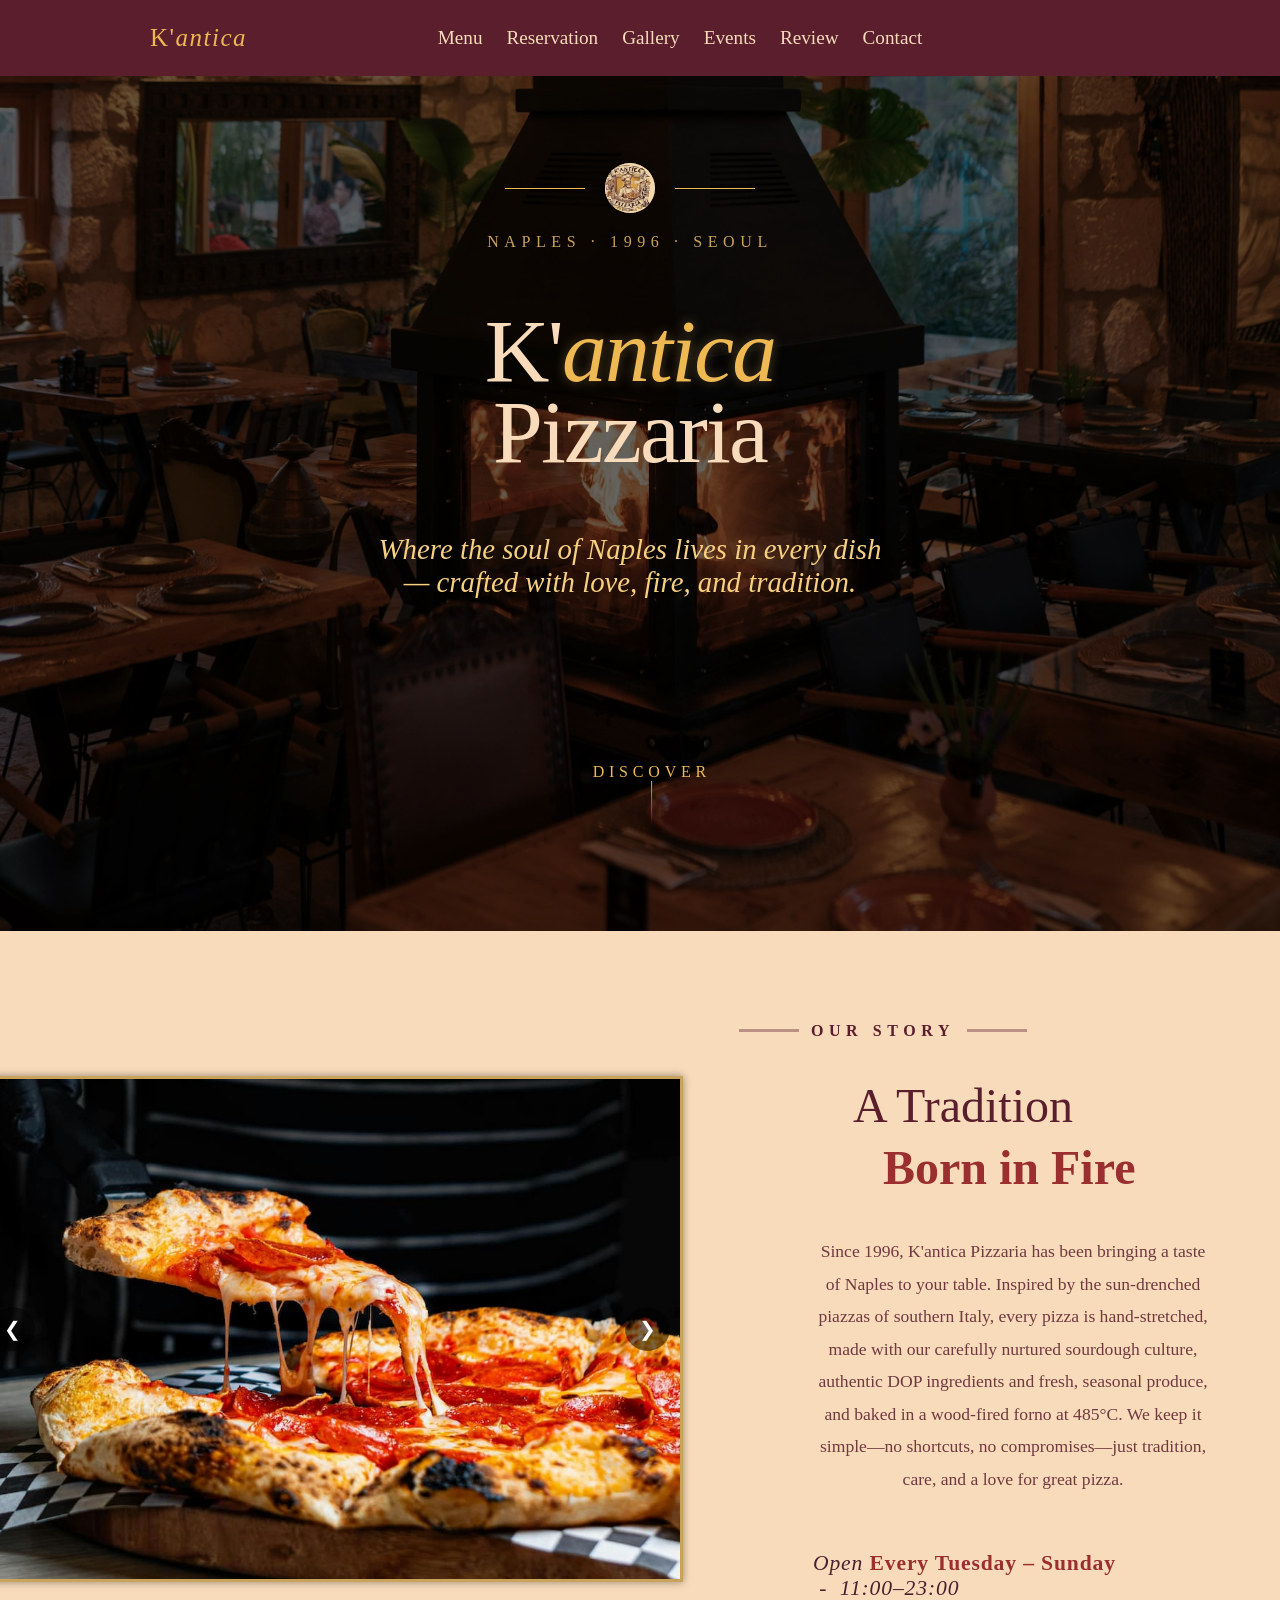
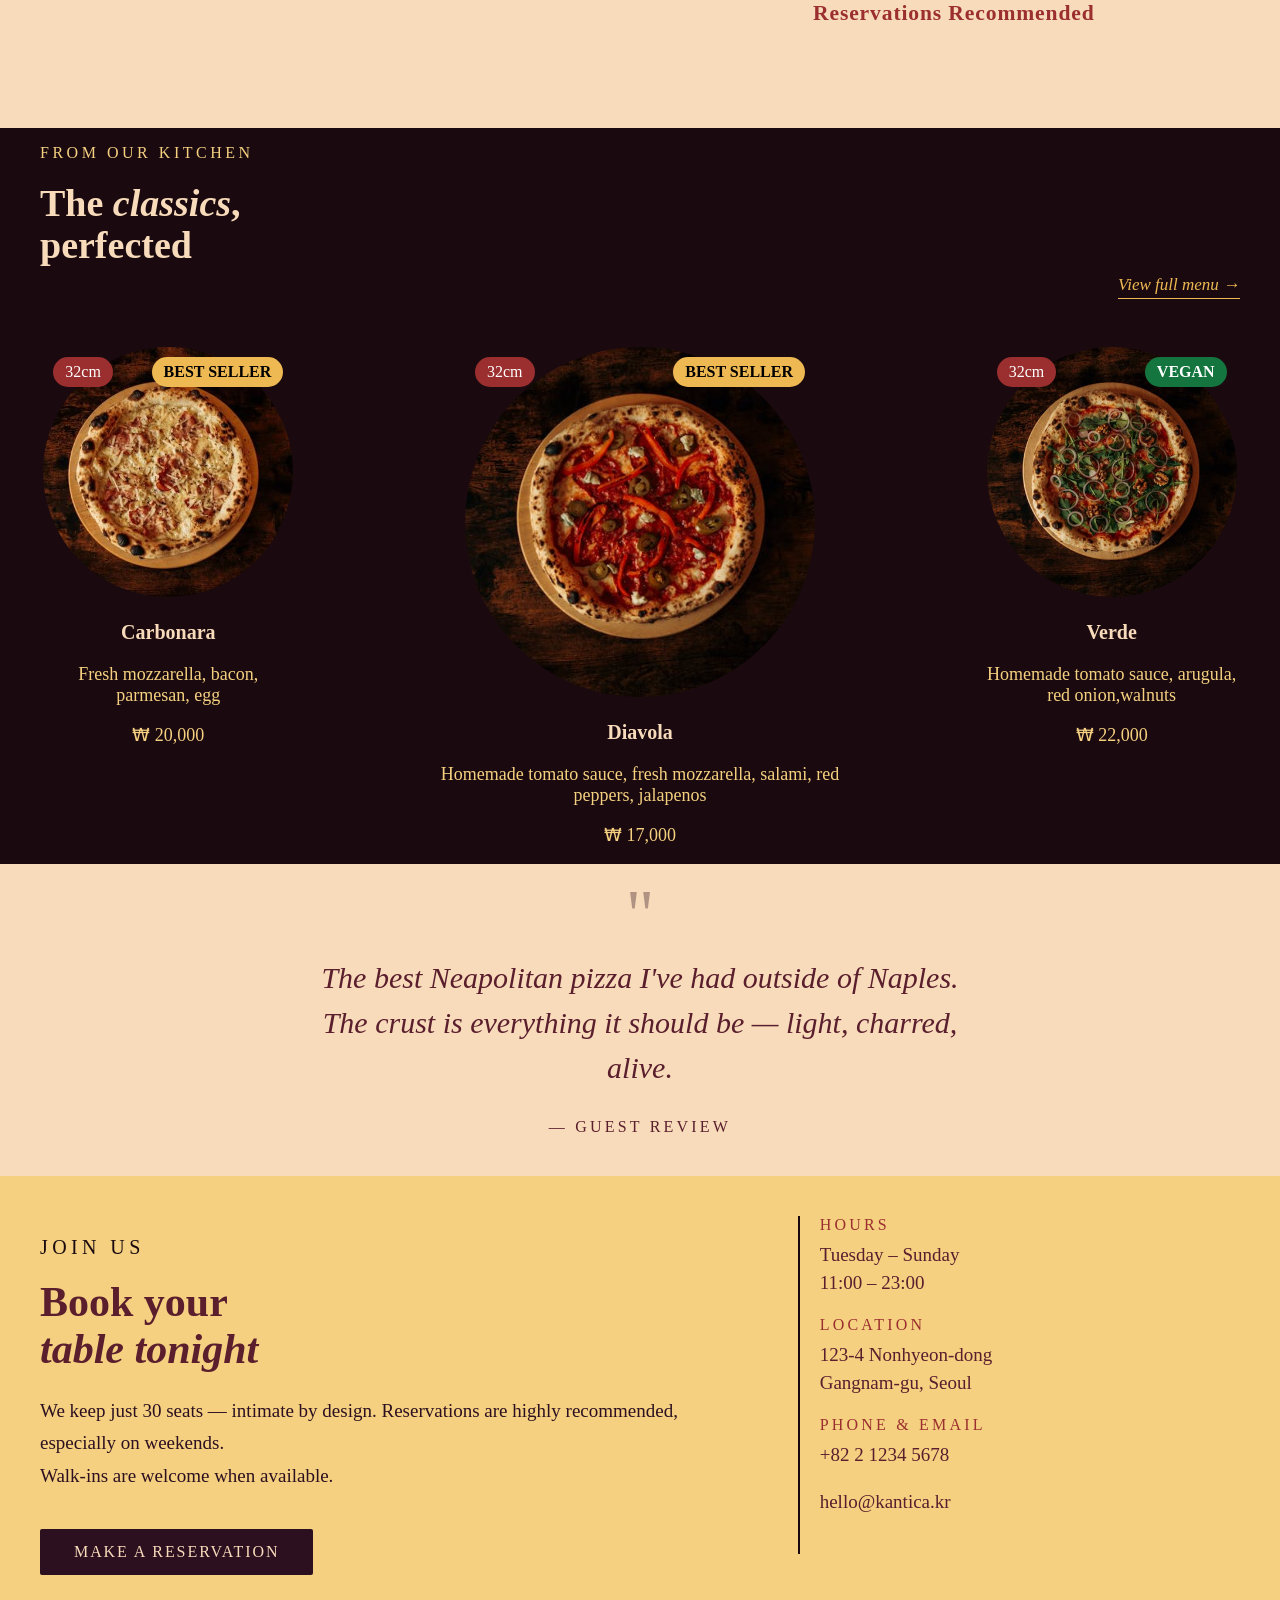
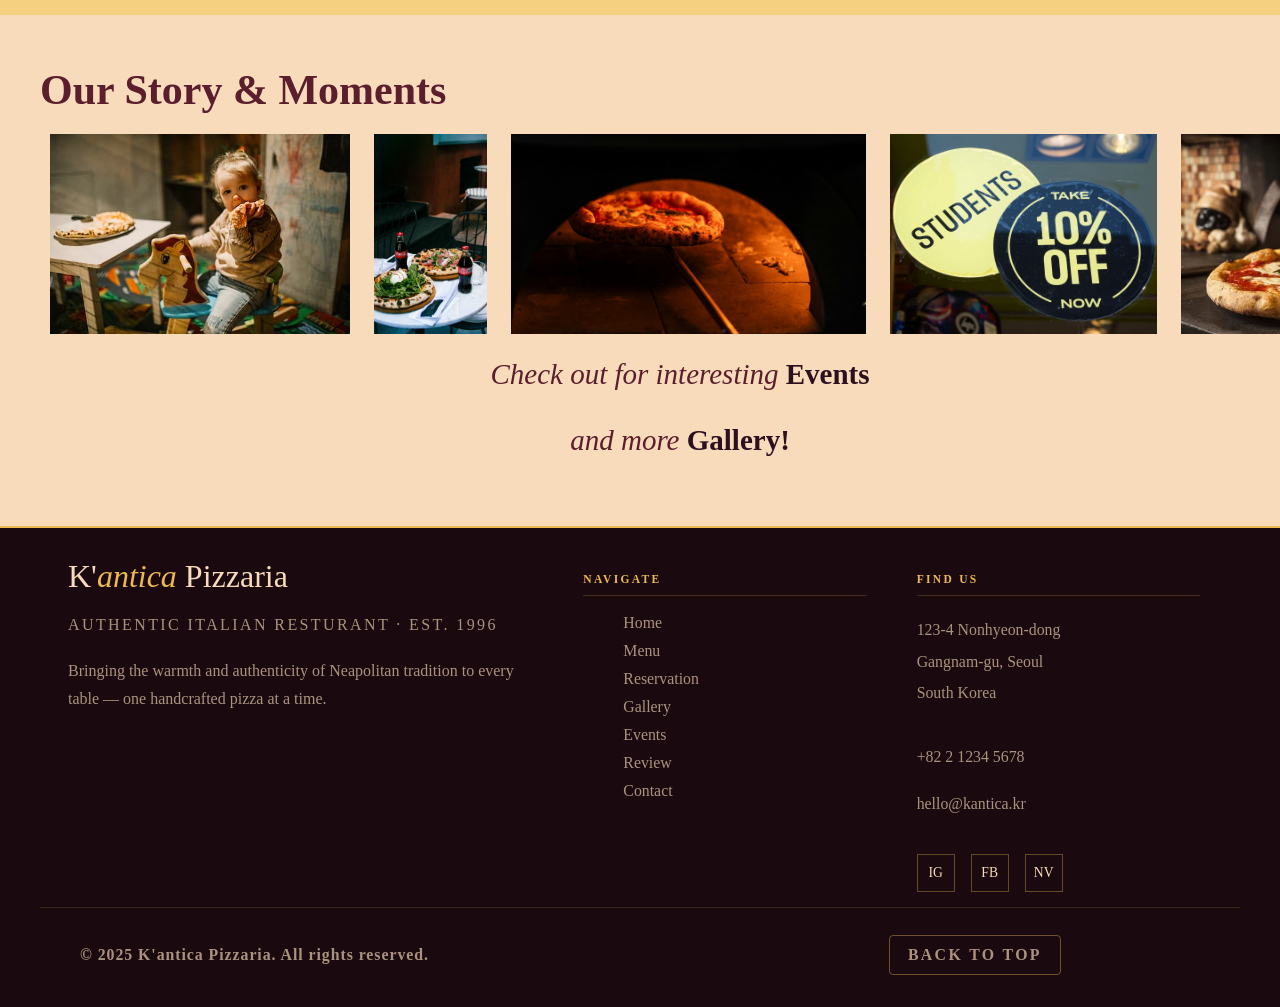
<file: index.html>
<!DOCTYPE html>
<html lang="en">

<head>
    <meta charset="utf-8">
    <meta name="viewport" content="width=device-width, initial-scale=1.0">
    <link rel="icon" type="image/x-icon" href="./assets/logo.svg">
    <link rel="preload" as="image" href="assets/place.jpg">
    
    <link rel="stylesheet" type="text/css" href="./css/index.css">
    <link rel="stylesheet" type="text/css" href="./css/nav.css">

    <link rel="preload" href="css/footer.css" as="style" onload="this.rel='stylesheet'">
   

    <noscript>
      <link rel="stylesheet" href="css/footer.css">
      <link rel="stylesheet" href="css/timestrip.css">
    </noscript>
    <title>K'antica Pizzaria</title>
</head>

<body id="top">
<nav>
  <a href="index.html" class="nav-logo">K'<em>antica</em></a>
    <ul>
        <li><a href="menu.html">Menu</a></li>
        <li><a href="reservation.html">Reservation</a></li>
        <li><a href="gallery.html">Gallery</a></li>
        <li><a href="event.html">Events</a></li>
        <li><a href="./review_contact.html#reviews">Review</a></li>
        <li><a href="./review_contact.html#contact">Contact</a></li>
    </ul>
</nav>

<!-- ─── HERO ─────────────────────────────────────────────── -->
  <div class="hero">
    <img src="assets/place.jpg"  alt="Restaurant interior" class="hero-bg" fetchpriority="high" loading="eager" >
    <div class="hero-inner">
      <div class="ornament">
        <span></span>
        <img src="assets/logo.svg" alt="Restaurant Logo" class="logo"> 
        <span></span>
      </div>
      <p class="hero-eyebrow">Naples · 1996 · Seoul</p>
      <h1>K'<em>antica</em><br>Pizzaria</h1>
      <p class="hero-sub">Where the soul of Naples lives in every dish <br> — crafted with love, fire, and tradition.</p>
    </div>
    <div class="scroll-cue">
      <span>Discover</span>
      <div class="scroll-line"></div>
    </div>
  </div>

<!-- ─── story section -->
<div class="story-section">
  
  <div class="slide-container">
    <div class="slides" id="slides">
      <img src="assets/pizza1.jpg" alt="pizza">
      <img src="assets/pizza2.jpg" alt="peperoni">
      <img src="assets/pizza3.jpg" alt="p-cheese">
      <img src="assets/pizza4.jpg" alt="p-cooking">

      
    </div>
    <button class="arrow prev" onclick="prevSlide()">❮</button>
    <button class="arrow next" onclick="nextSlide()">❯</button>
  </div>

  <div class="story-text">
    <h1 class = "story-label">Our Story</h1>
    <h2 class = "story-title">A Tradition<br></h2>
    <h2 class = "story-title-em"><strong>Born in Fire</strong></h2>
    <p class = "story-paragraph">
      Since 1996, K'antica Pizzaria has been bringing a taste of Naples to your table. Inspired by 
      the sun-drenched piazzas of southern Italy, every pizza is hand-stretched, 
      made with our carefully nurtured sourdough culture, authentic DOP ingredients and fresh, seasonal produce, and baked in a wood-fired forno at 485°C.
      We keep it simple—no shortcuts, no compromises—just tradition, care, and a love for great pizza.
    </p>
    <div class="story-time">
    <p>Open <strong>Every Tuesday – Sunday</strong> <br> &nbsp;-&nbsp; 11:00–23:00  
      <br> <strong>Reservations Recommended</strong></p>
    </div>
  </div>

</div>
 <!-- ─── Menu  -->
  <section class="menu-teaser" id="menu">
    <div class="section-header">
      <div>
        <p class="eyebrow">From our kitchen</p>
        <h2 class="section-title">The <em>classics</em>,<br>perfected</h2>
      </div>
      <a href="menu.html" class="section-link">View full menu →</a>
    </div>
    <div class="menu-items">
    <section>
      <div class="tag">
        <span class="size">32cm</span>
        <span class="badge">BEST SELLER</span>
        <img src="./assets/pexels-anhelina-vasylyk-Carbonara Pizza.jpg" alt="carbonara pizza" height="200" >
      </div>
      
      <div class="item-info">
        <h3>Carbonara</h3>
        <p>Fresh mozzarella, bacon, parmesan, egg</p>
        <span>&#8361 20,000</span>
      </div>
    </section>
    
    <section>
      <div class="tag">
        <span class="size">32cm</span>
        <span class="badge">BEST SELLER</span>
        <img src="./assets/pexels-anhelina-vasylyk-Diavola.jpg" alt=" diavola" height="200" >
      </div>
     
      <div class="item-info">
        <h3>Diavola</h3>
        <p> Homemade tomato sauce, fresh mozzarella, salami, red peppers, jalapenos</p>
        <span>&#8361 17,000 </span>
      </div><br>
    </section>

    <section>
        <div class="tag">
        <span class="size">32cm</span>
        <span class="vegan">VEGAN</span>
        <img src="./assets/pexels-anhelina-vasylyk-Verde.jpg" alt="verde" height="200" >
      </div>
      
      <div class="item-info">
        <h3 >Verde</h3>
        <p>Homemade tomato sauce, arugula, red onion,walnuts</p>
        <span>&#8361 22,000</span>
      </div>
    </section>
    </div>


<!-- ─── QUOTE  ─── -->
  <section class="quote-section">
    <span class="quote-mark" aria-hidden="true">"</span>
    <p class="quote-text">The best Neapolitan pizza I've had outside of Naples. The crust is everything it should be — light, charred, alive.</p>
    <a href="review_contact.html" class="quote-author">— Guest Review</a>
  </section>

<!-- ─── RESERVATION ─── -->
  <section class="reservation" id="reservation">
    <div>
      <p class="join">Join us</p>
      <h2 class="res-title">Book your<br><em>table tonight</em></h2>
      <p class="res-body">We keep just 30 seats — intimate by design. Reservations are highly recommended, especially on weekends.
        <br> Walk-ins are welcome when available.</p>
      <a href="reservation.html" class="btn-dark">Make a Reservation</a>
    </div>

    <div class="res-info">
      <div class="res-info-item">
        <div class="res-info-label">Hours</div>
        <div class="res-info-value">Tuesday – Sunday<br>11:00 – 23:00</div><br>
      </div>
      <div class="res-info-item">
        <div class="res-info-label">Location</div>
        <div class="res-info-value">123-4 Nonhyeon-dong<br>Gangnam-gu, Seoul</div><br>
      </div>
      <div class="res-info-item">
        <div class="res-info-label">Phone &amp; Email</div>
        <div class="res-info-value">+82 2 1234 5678<br>
          <p><a href="mailto:hello@kantica.kr">hello@kantica.kr</a></p>
        </div><br>
      </div>
    </div>
  </section>

<!-- ─── Event Totation -->  
  <div class="scroll-container">
    <h2 class="scroll-title">Our Story & Moments<br></h2>
  <div class="scroll-content">
    <img src="./assets/child.jpg" alt="child eats pizza">
    <img src="./assets/pizza-couple.jpg" alt="pizza set">
    <img src="./assets/pizza4.jpg" alt="baking pizza">
    <img src="./assets/promo2.jpg" alt="student promotion">
    <img src="./assets/au_pizza.webp" alt="pizza out of oven">
    <img src="./assets/event1.jpg" alt="jazz music">
    <img src="./assets/event2.jpg" alt="pizza sharing">
    <img src="./assets/pizza_ingredients.avif" alt="ingredient">
    <img src="./assets/place.jpg" alt="indoor">

    <img src="./assets/child.jpg" alt="child eats pizza">
    <img src="./assets/pizza-couple.jpg" alt="pizza set">
    <img src="./assets/pizza4.jpg" alt="baking pizza">
    <img src="./assets/promo2.jpg" alt="student promotion">
    <img src="./assets/au_pizza.webp" alt="pizza out of oven">
    <img src="./assets/event1.jpg" alt="jazz music">
    <img src="./assets/event2.jpg" alt="pizza sharing">
    <img src="./assets/pizza_ingredients.avif" alt="ingredient">
    <img src="./assets/place.jpg" alt="indoor">
  </div>
  <p><strong>Check out for  interesting  <a href="event.html" class="highlight-link">Events</a></strong>
    <br><br><strong>and more </strong> <a href="gallery.html" class="highlight-G">Gallery!</a></p>
</div>
<!-- ─── footer section -->  
  <footer>
    <div class="footer-inner">
      <div class="footer-brand">
        <div class="footer-logo">K'<em>antica</em> Pizzaria</div>
        <p class="footer-tagline">Authentic Italian Resturant · Est. 1996</p>
        <p>Bringing the warmth and authenticity of Neapolitan tradition to every table — one handcrafted pizza at a time.</p>
      </div>
      <div class="footer-col">
        <h4>Navigate</h4>
        <ul>
          <li><a href="./index.html">Home</a></li>
          <li><a href="menu.html">Menu</a></li>
          <li><a href="reservation.html">Reservation</a></li>
          <li><a href="gallery.html">Gallery</a></li>
          <li><a href="event.html">Events </a></li>
          <li><a href="review_contact.html">Review </a></li>
          <li><a href="review_contact.html">Contact </a></li>
        </ul>
      </div>
      <div class="footer-col">
        <h4>Find Us</h4>
        <address>
          123-4 Nonhyeon-dong<br>
          Gangnam-gu, Seoul<br>
          South Korea<br><br>
          +82 2 1234 5678<br>
          <p><a href="mailto:hello@kantica.kr">hello@kantica.kr</a></p>
        </address><br>
        <div class="footer-social">
        <a href="https://www.instagram.com" target="_blank" rel="noopener noreferrer" aria-label="Instagram">IG</a>
        <a href="https://www.facebook.com" target="_blank" rel="noopener noreferrer" aria-label="Facebook">FB</a>
        <a href="https://www.naver.com" target="_blank" rel="noopener noreferrer" aria-label="Naver">NV</a>
      </div>
      </div>
    </div>
    <div class="footer-bottom">
      <p><strong>© 2025 K'antica Pizzaria. All rights reserved.</strong></p>
      <div class="back-to-top"><a href="#top" class="bk-button"><strong>Back to Top</strong></a></div>
    </div>
  </footer>
  <script src="js/index.js" defer></script>
</body>
</html>
</file>
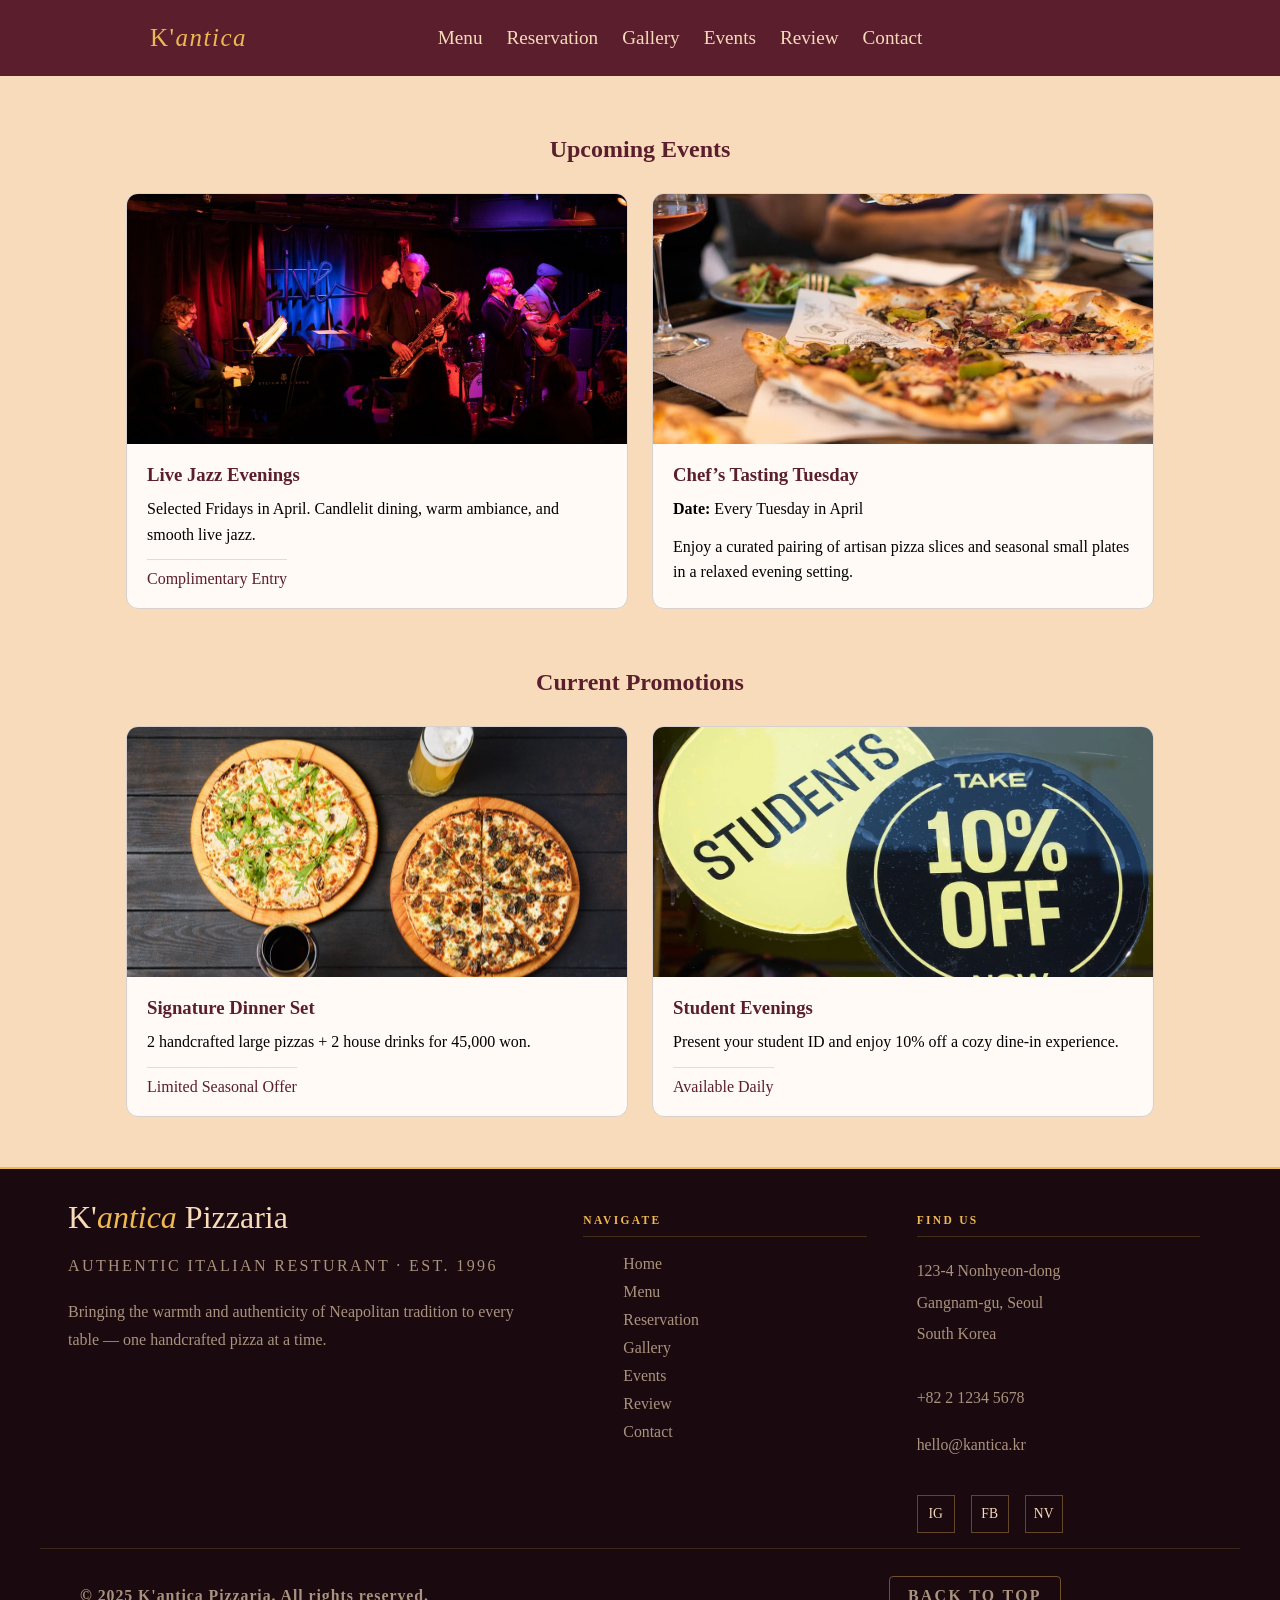
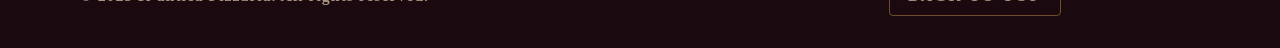
<file: event.html>
<!doctype html>
<html lang="en">

<head>
    <meta charset="utf-8">
    <meta name="viewport" content="width=device-width, initial-scale=1.0">
    <title>K'Antica Pizzeria - Events</title>

    <link rel="icon" type="image/svg+xml" href="./assets/logo.svg">
    <link rel="stylesheet" type="text/css" href="./css/event.css">
    <link rel="stylesheet" type="text/css" href="./css/nav.css">
    <link rel="stylesheet" type="text/css" href="./css/footer.css">
</head>
<body id="top">

<nav>
  <a href="index.html" class="nav-logo">K'<em>antica</em></a>
    <ul>
        <li><a href="menu.html">Menu</a></li>
        <li><a href="reservation.html">Reservation</a></li>
        <li><a href="gallery.html">Gallery</a></li>
        <li><a href="event.html">Events</a></li>
        <li><a href="./review_contact.html#reviews">Review</a></li>
        <li><a href="./review_contact.html#contact">Contact</a></li>
    </ul>
</nav>

<article class="events-list">
    <h1>Upcoming Events</h1>
    
    <div class="event-items">

        <section>
            <figure>
                <img src="./assets/event1.jpg" alt="Live jazz performance in a cozy restaurant">
                <div class="item-info">
                    <h3>Live Jazz Evenings</h3>
                    <p>Selected Fridays in April. Candlelit dining, warm ambiance, and smooth live jazz.</p>
                    <span>Complimentary Entry</span>
                </div>    
            </figure>
        </section>

        <article class="event-item">
            <figure>
                <img src="./assets/event2.jpg" alt="Chef’s tasting pizza selection with small plates">
                <div class="item-info">
                    <h3>Chef’s Tasting Tuesday</h3>
                    <p><strong>Date:</strong> Every Tuesday in April</p>
                    <p>Enjoy a curated pairing of artisan pizza slices and seasonal small plates in a relaxed evening setting.</p>
                </div>    
            </figure>
        </article>

    </div>
</article>

<article class="promos-list">
    <h1>Current Promotions</h1>
    
    <div class="promo-items">

        <section>
            <figure>
                <img src="./assets/promo1.jpg" alt="Signature dinner set with pizzas and drinks">
                <div class="item-info">
                    <h3>Signature Dinner Set</h3>
                    <p>2 handcrafted large pizzas + 2 house drinks for 45,000 won.</p>
                    <span>Limited Seasonal Offer</span>
                </div>
            </figure>
        </section>

        <section>
            <figure>
                <img src="./assets/promo2.jpg" alt="Young diners enjoying pizza in a cozy restaurant">
                <div class="item-info">
                    <h3>Student Evenings</h3>
                    <p>Present your student ID and enjoy 10% off a cozy dine-in experience.</p>
                    <span>Available Daily</span>
                </div>
            </figure>
        </section>

    </div>
</article>



 <!-- ─── FOOTER ────────────────────────────────────────────── -->
<footer>
    <div class="footer-inner">
      <div class="footer-brand">
        <div class="footer-logo">K'<em>antica</em> Pizzaria</div>
        <p class="footer-tagline">Authentic Italian Resturant · Est. 1996</p>
        <p>Bringing the warmth and authenticity of Neapolitan tradition to every table — one handcrafted pizza at a time.</p>
      </div>
      <div class="footer-col">
        <h4>Navigate</h4>
        <ul>
          <li><a href="./index.html">Home</a></li>
          <li><a href="menu.html">Menu</a></li>
          <li><a href="reservation.html">Reservation</a></li>
          <li><a href="gallery.html">Gallery</a></li>
          <li><a href="event.html">Events </a></li>
          <li><a href="review_contact.html">Review </a></li>
          <li><a href="review_contact.html">Contact </a></li>
        </ul>
      </div>
      <div class="footer-col">
        <h4>Find Us</h4>
        <address>
          123-4 Nonhyeon-dong<br>
          Gangnam-gu, Seoul<br>
          South Korea<br><br>
          +82 2 1234 5678<br>
          <p><a href="mailto:hello@kantica.kr">hello@kantica.kr</a></p>
        </address><br>
        <div class="footer-social">
        <a href="https://www.instagram.com" target="_blank" rel="noopener noreferrer" aria-label="Instagram">IG</a>
        <a href="https://www.facebook.com" target="_blank" rel="noopener noreferrer" aria-label="Facebook">FB</a>
        <a href="https://www.naver.com" target="_blank" rel="noopener noreferrer" aria-label="Naver">NV</a>
      </div>
      </div>
    </div>
    <div class="footer-bottom">
      <p><strong>© 2025 K'antica Pizzaria. All rights reserved.</strong></p>
      <div class="back-to-top"><a href="#top" class="bk-button"><strong>Back to Top</strong></a></div>
    </div>
  </footer>


</body>
</html>
</file>
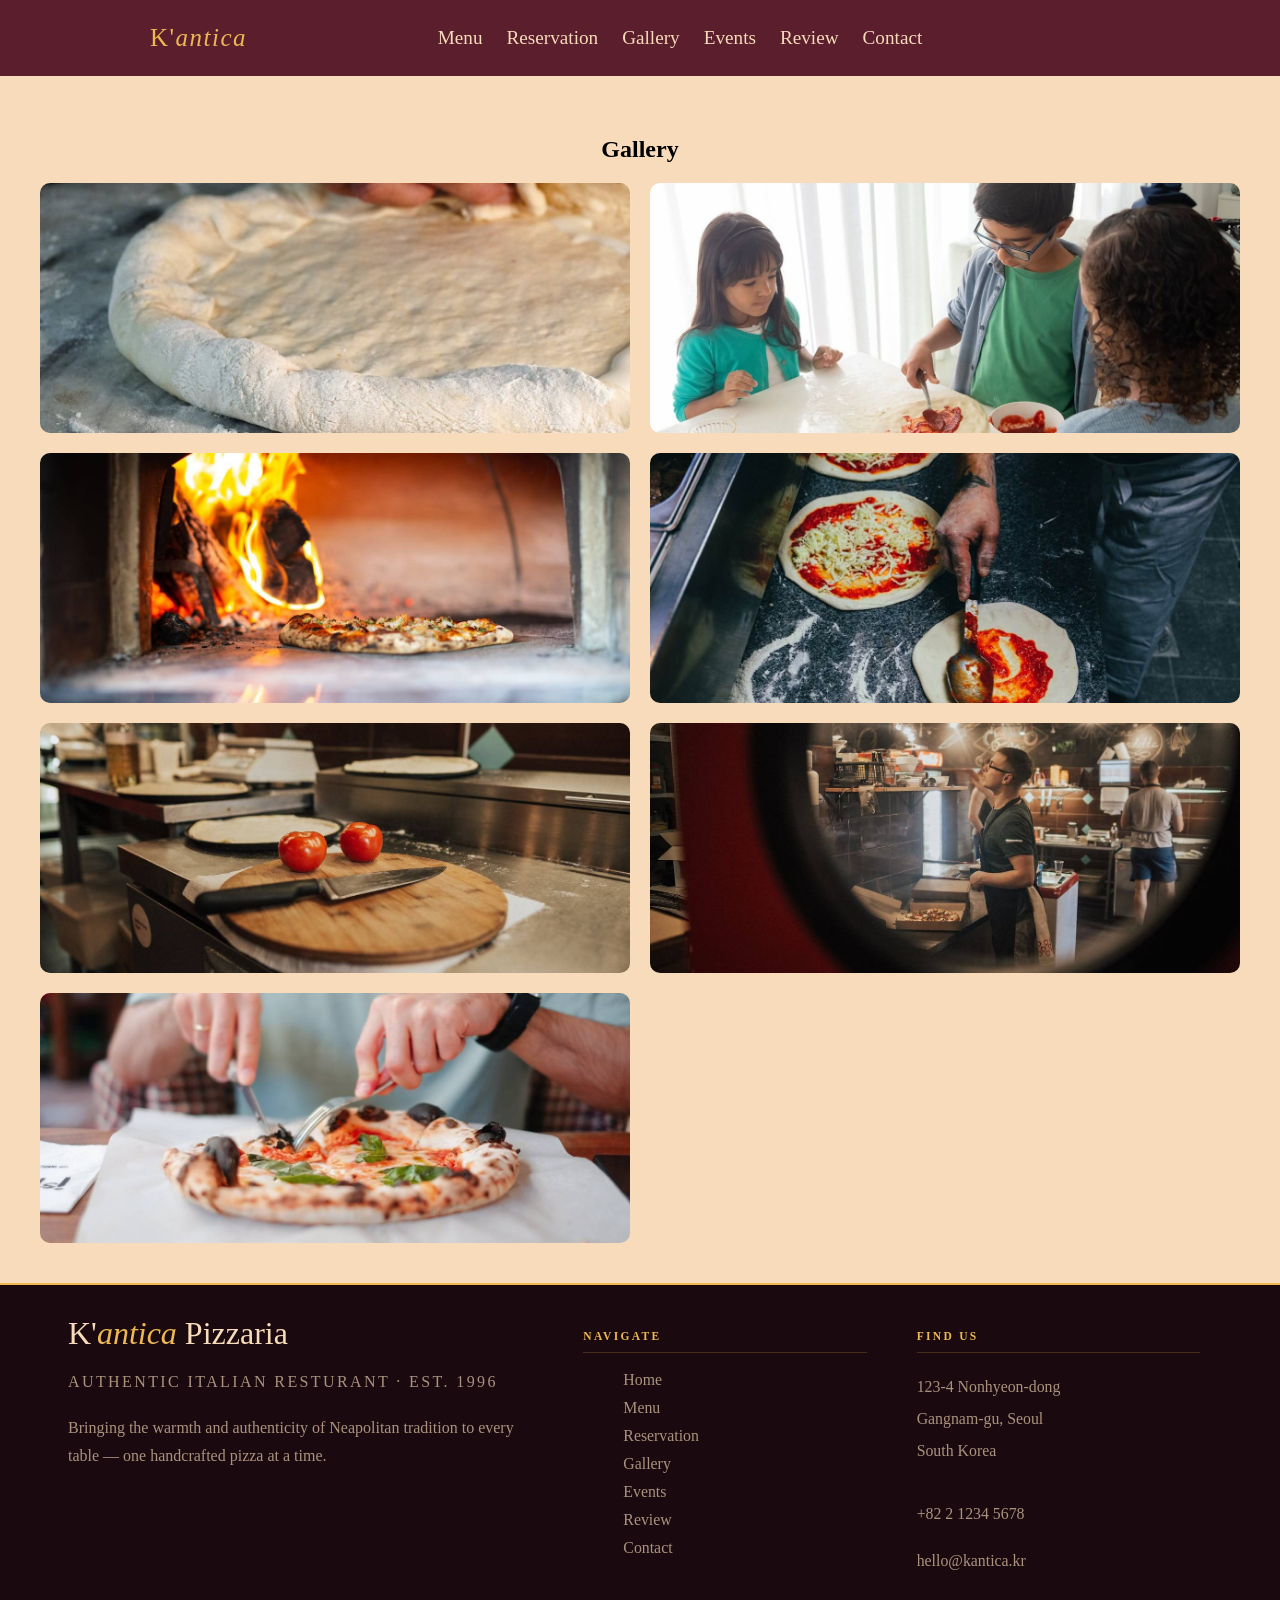
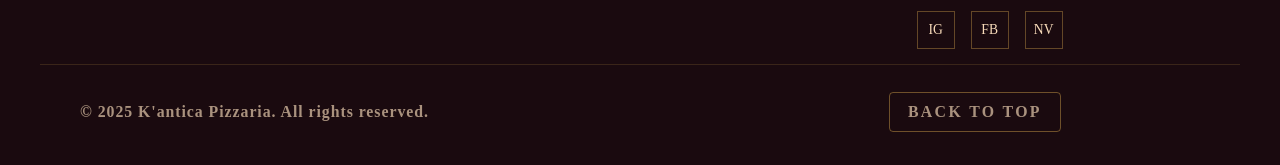
<file: gallery.html>
<!DOCTYPE html>
<html lang="en">

<head>
    <meta charset="utf-8">
    <meta name="viewport" content="width=device-width, initial-scale=1.0">
    <title>K'antica Pizzaria - Gallery</title>

    <link rel="icon" type="image/svg+xml" href="./assets/logo.svg">
    <link rel="stylesheet" type="text/css" href="./css/nav.css">

    <link rel="stylesheet" type="text/css" href="./css/gallery.css">
    <link rel="stylesheet" type="text/css" href="./css/footer.css">
</head>

<body id="top">
<nav>
  <a href="index.html" class="nav-logo">K'<em>antica</em></a>
    <ul>
        <li><a href="menu.html">Menu</a></li>
        <li><a href="reservation.html">Reservation</a></li>
        <li><a href="gallery.html">Gallery</a></li>
        <li><a href="event.html">Events</a></li>
        <li><a href="./review_contact.html#reviews">Review</a></li>
        <li><a href="./review_contact.html#contact">Contact</a></li>
    </ul>
</nav>

<article class="gallery">
<h1>Gallery</h1>

    <div class="gallery-grid">
        <img src="./assets/pexels-debora-silveira-dough.jpg" alt="pizza dough" >
        <img src="./assets/pexels-kampus-kids.jpg" alt="kids making pizza">
        <img src="./assets/pexels-katie-barget-oven.jpg" alt="pizza oven" >
        <img src="./assets/pexels-matreding-sauce.jpg" alt="pizza sauce">
        <img src="./assets/pexels-maxavans-board.jpg" alt="chef work station" >
        <img src="./assets/pexels-maxavans-kitchen.jpg" alt="pizza kitchen" >
        <img src="./assets/pexels-zinep-eating.jpg" alt="pizza eating" >
        
        
    </div>

</article>




<footer>
    <div class="footer-inner">
      <div class="footer-brand">
        <div class="footer-logo">K'<em>antica</em> Pizzaria</div>
        <p class="footer-tagline">Authentic Italian Resturant · Est. 1996</p>
        <p>Bringing the warmth and authenticity of Neapolitan tradition to every table — one handcrafted pizza at a time.</p>
      </div>
      <div class="footer-col">
        <h4>Navigate</h4>
        <ul>
          <li><a href="./index.html">Home</a></li>
          <li><a href="menu.html">Menu</a></li>
          <li><a href="reservation.html">Reservation</a></li>
          <li><a href="gallery.html">Gallery</a></li>
          <li><a href="event.html">Events </a></li>
          <li><a href="review_contact.html">Review </a></li>
          <li><a href="review_contact.html">Contact </a></li>
        </ul>
      </div>
      <div class="footer-col">
        <h4>Find Us</h4>
        <address>
          123-4 Nonhyeon-dong<br>
          Gangnam-gu, Seoul<br>
          South Korea<br><br>
          +82 2 1234 5678<br>
          <p><a href="mailto:hello@kantica.kr">hello@kantica.kr</a></p>
        </address><br>
        <div class="footer-social">
        <a href="https://www.instagram.com" target="_blank" rel="noopener noreferrer" aria-label="Instagram">IG</a>
        <a href="https://www.facebook.com" target="_blank" rel="noopener noreferrer" aria-label="Facebook">FB</a>
        <a href="https://www.naver.com" target="_blank" rel="noopener noreferrer" aria-label="Naver">NV</a>
      </div>
      </div>
    </div>
    <div class="footer-bottom">
      <p><strong>© 2025 K'antica Pizzaria. All rights reserved.</strong></p>
      <div class="back-to-top"><a href="#top" class="bk-button"><strong>Back to Top</strong></a></div>
    </div>
  </footer>


</body>




</html>
</file>
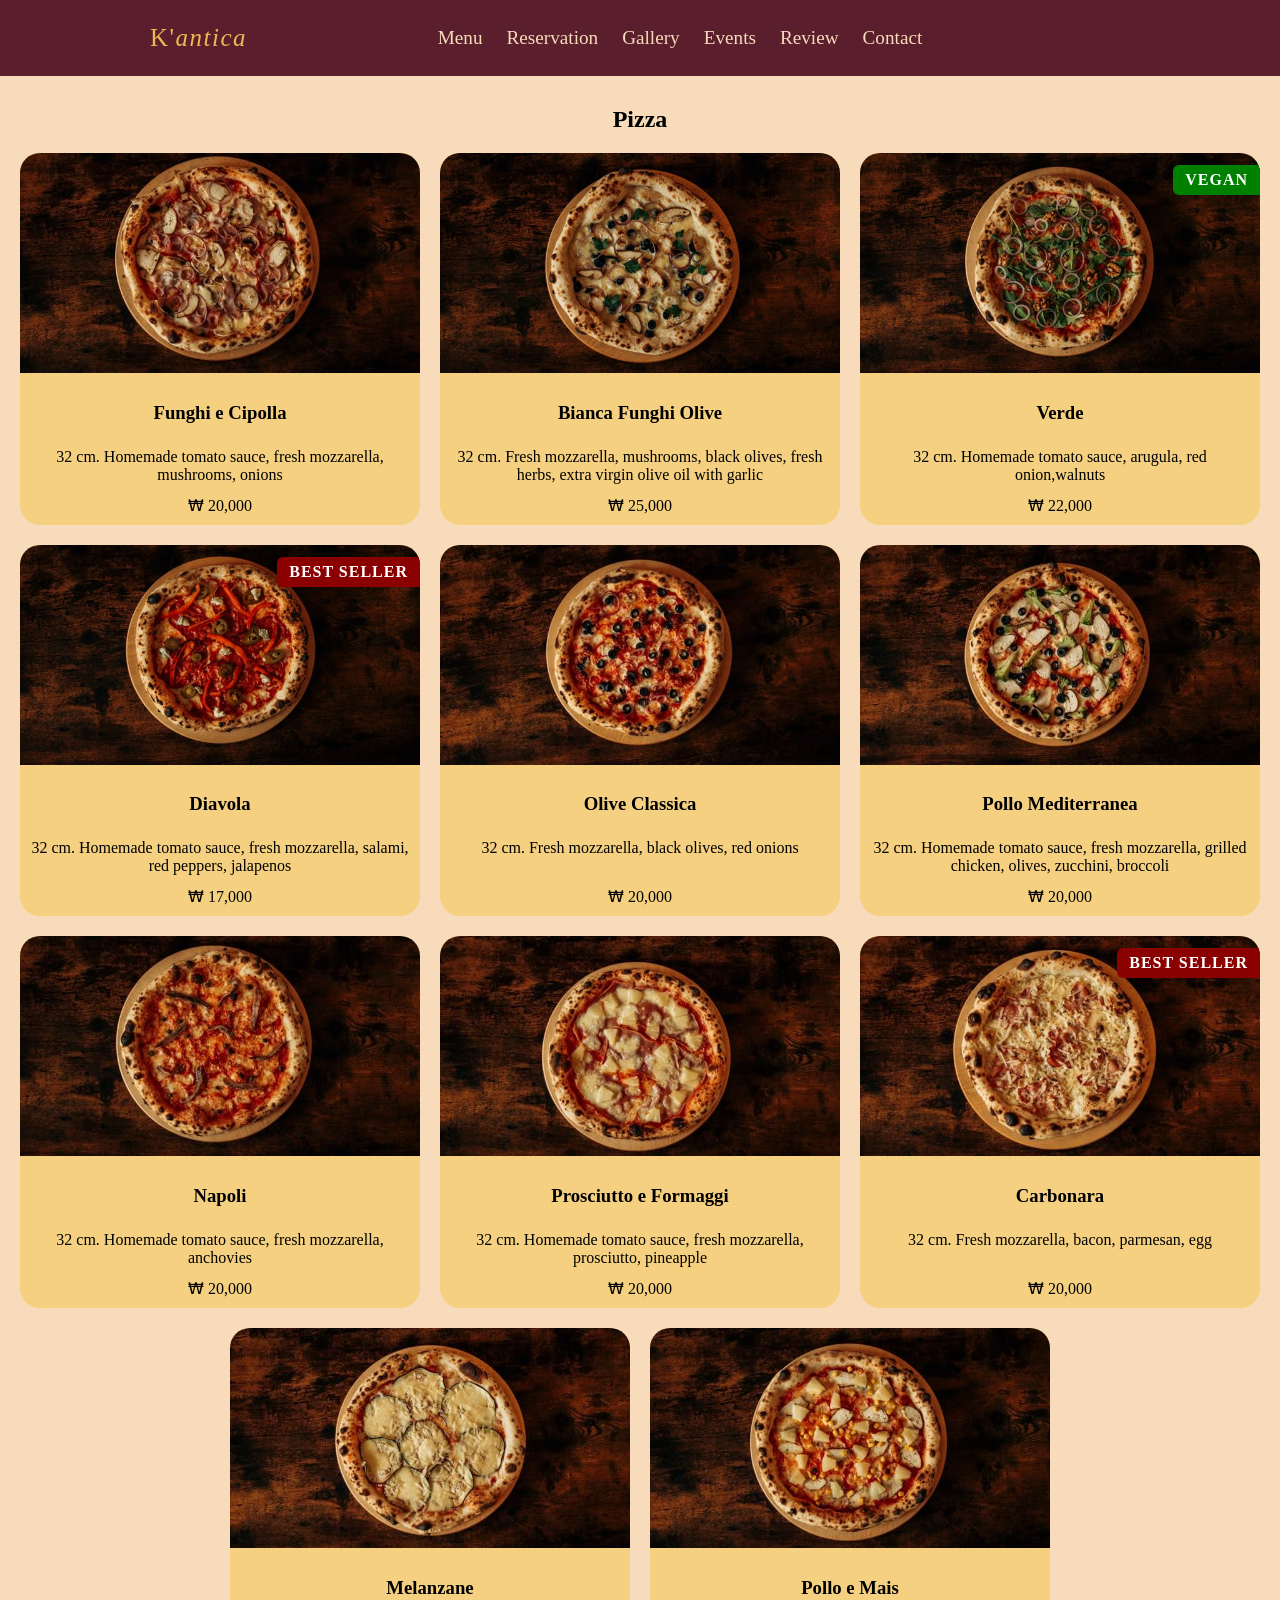
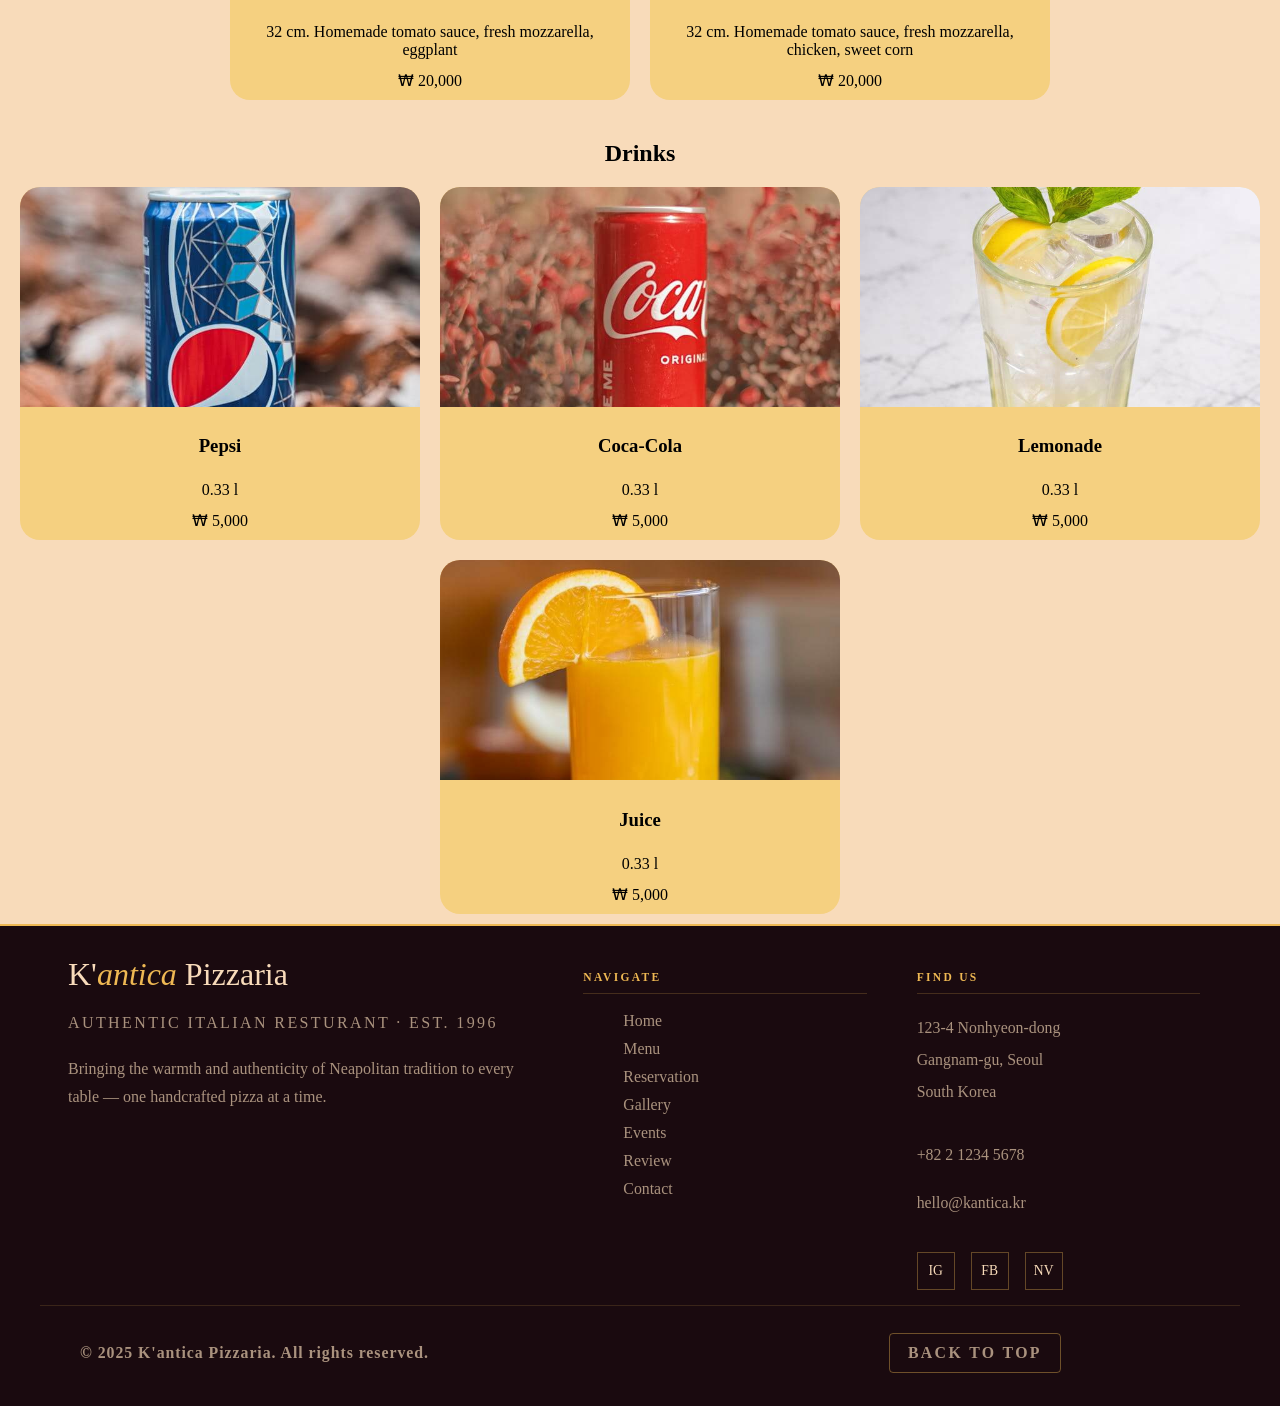
<file: menu.html>
<!doctype html>
<html lang="en">
<head>
    <meta charset="utf-8">
    <meta name="viewport" content="width=device-width, initial-scale=1.0">

    <title>Menu</title>
    <link rel="icon" type="image/x-icon" href="./assets/logo.svg">
    <link rel="stylesheet" type="text/css" href="./css/nav.css">
    <link rel="stylesheet" type="text/css" href="./css/menu.css">
    <link rel="stylesheet" type="text/css" href="./css/footer.css">
</head>
<body id="top" class="MenuPage">
<nav>
  <a href="index.html" class="nav-logo">K'<em>antica</em></a>
    <ul>
        <li><a href="menu.html">Menu</a></li>
        <li><a href="reservation.html">Reservation</a></li>
        <li><a href="gallery.html">Gallery</a></li>
        <li><a href="event.html">Events</a></li>
        <li><a href="./review_contact.html#reviews">Review</a></li>
        <li><a href="./review_contact.html#contact">Contact</a></li>
    </ul>
</nav>

<article class="menu">
    <h1>Pizza</h1>
    <div class="menu-items">
    <section>

        <img src="./assets/pexels-anhelina-vasylyk-Funghi e Cipolla.jpg" alt="Funghi pizza"  >
        <div class="item-info">
            <h3>Funghi e Cipolla</h3>
            <p>32 cm. Homemade tomato sauce, fresh mozzarella, mushrooms, onions</p>
            <span>&#8361 20,000</span>
        </div>

    </section>
    
    <section>

            <img src="./assets/pexels-anhelina-vasylyk-Bianca Funghi Olive.jpg" alt="Funghi Olive pizza" >

            <div class="item-info">
                <h3>Bianca Funghi Olive</h3>
                <p>32 cm. Fresh mozzarella, mushrooms, black olives, fresh herbs, extra virgin olive oil with garlic</p>
                <span>&#8361 25,000 </span>
            </div>

            

    </section>

    <section class="vegan">

            <img src="./assets/pexels-anhelina-vasylyk-Verde.jpg" alt="Verde pizza"  >
            <div class="item-info">
                <h3 >Verde</h3>
                <p>32 cm. Homemade tomato sauce, arugula, red onion,walnuts</p>
                <span>&#8361 22,000</span>
            </div>
            

    </section>
    
    <section class="bestSeller">

            <img src="./assets/pexels-anhelina-vasylyk-Diavola.jpg" alt="diavola pizza" >

            <div class="item-info">
                <h3>Diavola</h3>
                <p>32 cm. Homemade tomato sauce, fresh mozzarella, salami, red peppers, jalapenos</p>
                <span>&#8361 17,000</span>
            </div>


    </section>
    
    <section>

            <img src="./assets/pexels-anhelina-vasylyk-Olive Classica.jpg" alt="4 olive classic pizza"  >

            <div class="item-info">
                <h3>Olive Classica</h3>
                <p>32 cm. Fresh mozzarella, black olives, red onions</p>
                <span>&#8361 20,000</span>
            </div>

        

    </section>
    
    <section>

            <img src="./assets/pexels-anhelina-vasylyk-Pollo Mediterranea.jpg" alt="mediterranian pizza"  >

            <div class="item-info">
                <h3>Pollo Mediterranea</h3>
                <p>32 cm. Homemade tomato sauce, fresh mozzarella, grilled chicken, olives, zucchini, broccoli</p>
                <span>&#8361 20,000</span>
            </div>
            

    </section>
    <section>

            <img src="./assets/pexels-anhelina-vasylyk-Napoli (Anchovy).jpg" alt="Napoli pizza"  >

            <div class="item-info">
                <h3 >Napoli</h3>
                <p>32 cm. Homemade tomato sauce, fresh mozzarella, anchovies</p>
                <span>&#8361 20,000</span>
            </div>

    </section>
    <section>

            <img src="./assets/pexels-anhelina-vasylyk-Prosciutto e Formaggi.jpg" alt="Proscitto pizza"  >

            <div class="item-info">
                <h3 >Prosciutto e Formaggi</h3>
                <p>32 cm. Homemade tomato sauce, fresh mozzarella, prosciutto, pineapple</p>
                <span>&#8361 20,000</span>
            </div>

    </section>
    <section class="bestSeller">

            <img src="./assets/pexels-anhelina-vasylyk-Carbonara Pizza.jpg" alt="Carbonara pizza"  >

            <div class="item-info">
                <h3 >Carbonara</h3>
                <p>32 cm. Fresh mozzarella, bacon, parmesan, egg</p>
                <span>&#8361 20,000</span>
            </div>

    </section>
    <section>

            <img src="./assets/pexels-anhelina-vasylyk-Melanzane.jpg" alt="Melanzane pizza"  >

            <div class="item-info">
                <h3 >Melanzane</h3>
                <p>32 cm. Homemade tomato sauce, fresh mozzarella, eggplant</p>
                <span>&#8361 20,000</span>
            </div>

    </section>
    <section>

            <img src="./assets/pexels-anhelina-vasylyk-Pollo e Mais.jpg" alt="Pollo pizza"  >

            <div class="item-info">
                <h3 >Pollo e Mais</h3>
                <p>32 cm. Homemade tomato sauce, fresh mozzarella, chicken, sweet corn</p>
                <span>&#8361 20,000</span>
            </div>

    </section>

    </div>
</article>

<article class="menu">
    <h1>Drinks</h1>

    <div class="menu-items">
    <section class="drinks">

            <img src="./assets/pexels-instasky-pepsi.jpg" alt="pepsi" >

            <div class="item-info">
                <h3>Pepsi</h3>
                <p>0.33 l</p>
                <span>&#8361 5,000</span>
            </div>
            

    </section>

    <section class="drinks">

            <img src="./assets/pexels-alipli-coke.jpg" alt="Coca-Cola"  >

            <div class="item-info">
                <h3>Coca-Cola</h3>
                <p>0.33 l</p>
                <span>&#8361 5,000</span>
            </div>

            

    </section>

    <section class="drinks">

            <img src="./assets/pexels-christopher-welsch-leveroni-lemonade.jpg" alt="lemonade"  >
            <div class="item-info">
                <h3>Lemonade</h3>
                <p>0.33 l</p>
                <span>&#8361 5,000</span>
            </div>

    </section>

    <section class="drinks">

            <img src="./assets/pexels-stephen-leonardi-juice.jpg" alt="juice"  >

            <div class="item-info">
                <h3>Juice</h3>
                <p>0.33 l</p>
                <span>&#8361 5,000</span>
            </div>

    </section>
    </div>
</article>
<footer>
    <div class="footer-inner">
      <div class="footer-brand">
        <div class="footer-logo">K'<em>antica</em> Pizzaria</div>
        <p class="footer-tagline">Authentic Italian Resturant · Est. 1996</p>
        <p>Bringing the warmth and authenticity of Neapolitan tradition to every table — one handcrafted pizza at a time.</p>
      </div>
      <div class="footer-col">
        <h4>Navigate</h4>
        <ul>
          <li><a href="./index.html">Home</a></li>
          <li><a href="menu.html">Menu</a></li>
          <li><a href="reservation.html">Reservation</a></li>
          <li><a href="gallery.html">Gallery</a></li>
          <li><a href="event.html">Events </a></li>
          <li><a href="review_contact.html">Review </a></li>
          <li><a href="review_contact.html">Contact </a></li>
        </ul>
      </div>
      <div class="footer-col">
        <h4>Find Us</h4>
        <address>
          123-4 Nonhyeon-dong<br>
          Gangnam-gu, Seoul<br>
          South Korea<br><br>
          +82 2 1234 5678<br>
          <p><a href="mailto:hello@kantica.kr">hello@kantica.kr</a></p>
        </address><br>
        <div class="footer-social">
        <a href="https://www.instagram.com" target="_blank" rel="noopener noreferrer" aria-label="Instagram">IG</a>
        <a href="https://www.facebook.com" target="_blank" rel="noopener noreferrer" aria-label="Facebook">FB</a>
        <a href="https://www.naver.com" target="_blank" rel="noopener noreferrer" aria-label="Naver">NV</a>
      </div>
      </div>
    </div>
    <div class="footer-bottom">
      <p><strong>© 2025 K'antica Pizzaria. All rights reserved.</strong></p>
      <div class="back-to-top"><a href="#top" class="bk-button"><strong>Back to Top</strong></a></div>
    </div>
  </footer>
</body>



</html>
</file>
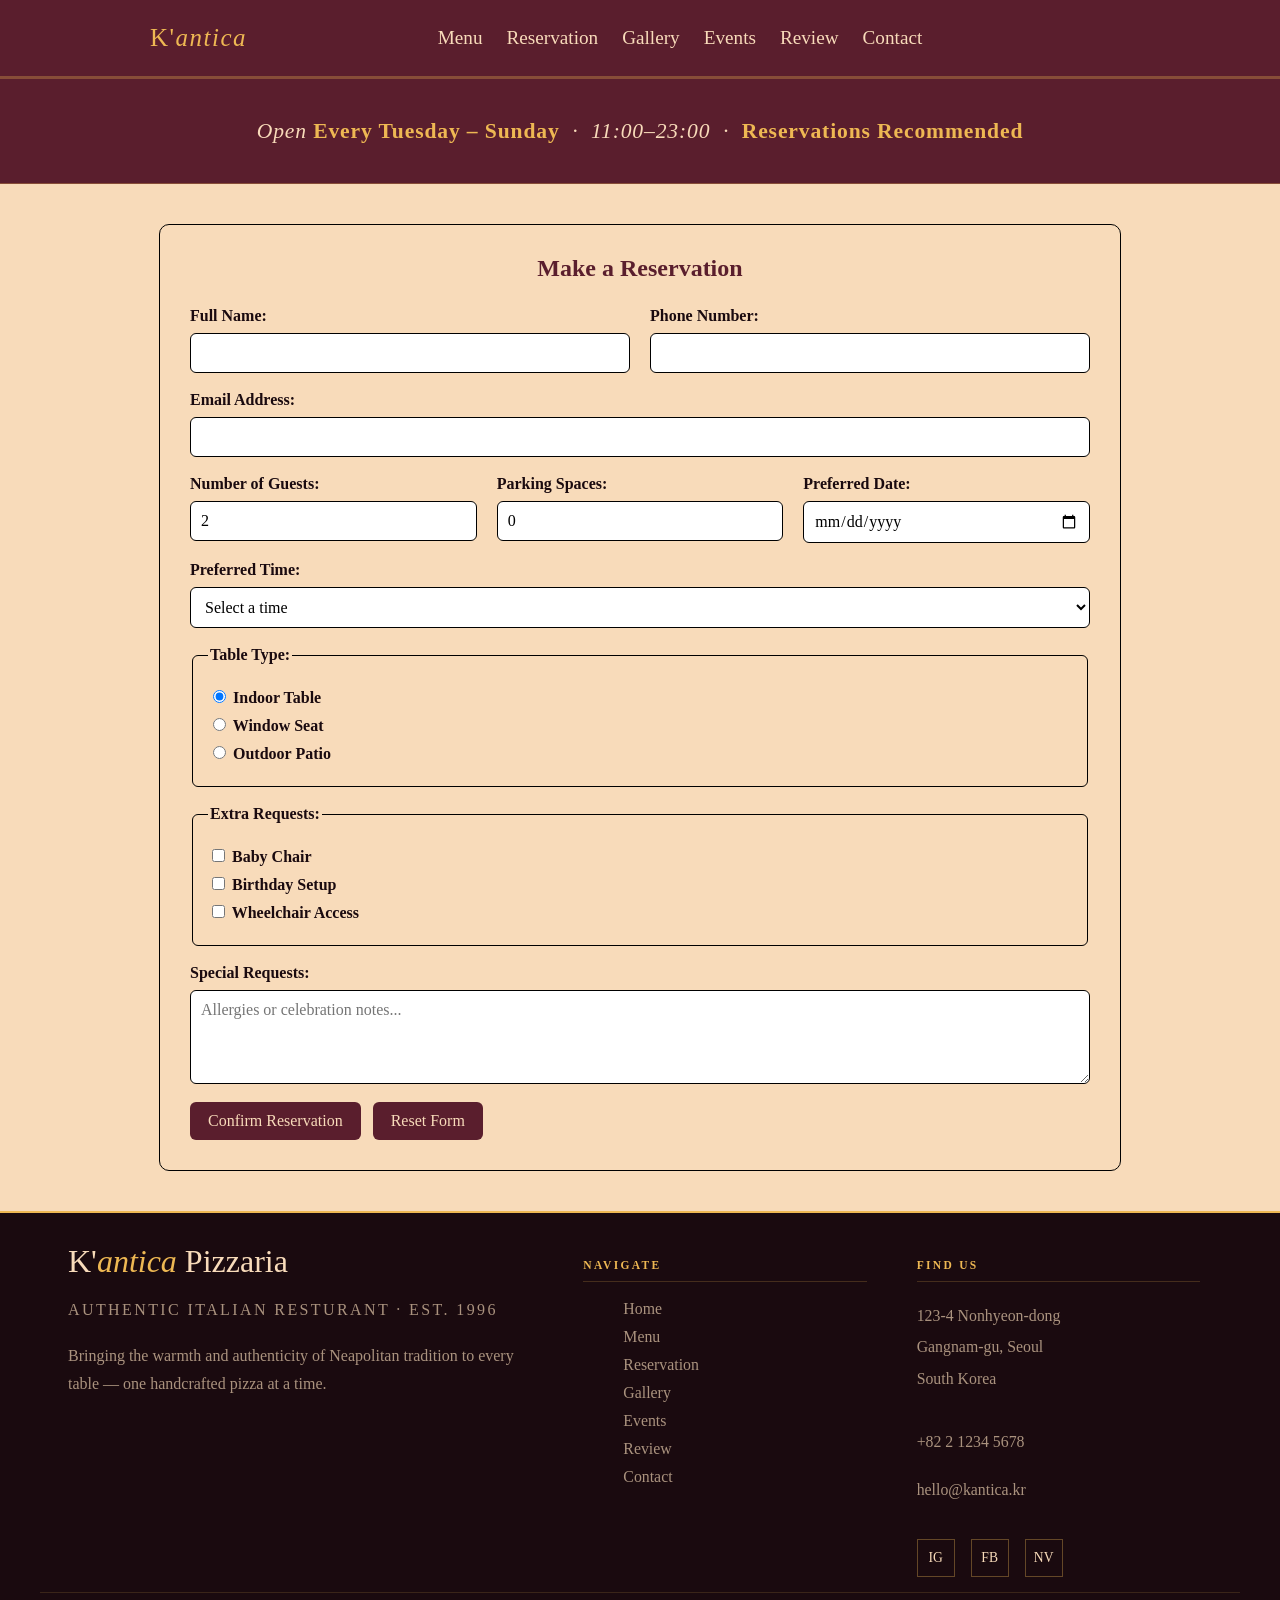
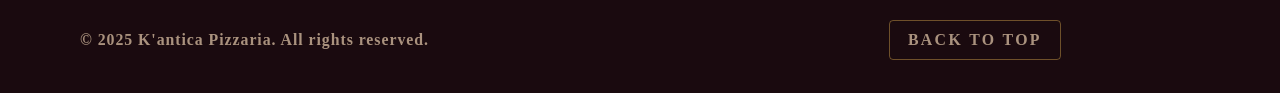
<file: reservation.html>
<!DOCTYPE html>
<html lang="en">

<head>
    <meta charset="utf-8">
    <meta name="viewport" content="width=device-width, initial-scale=1.0">
    <title>K'antica Pizzaria - Reservation</title>

    <link rel="stylesheet" type="text/css" href="./css/timestrip.css">
    <link rel="icon" type="image/svg+xml" href="./assets/logo.svg">
    <link rel="stylesheet" type="text/css" href="./css/nav.css">
    <link rel="stylesheet" type="text/css" href="./css/footer.css">
    <link rel="stylesheet" type="text/css" href="./css/reservation.css">
</head>

<body id="top">

<nav>
  <a href="index.html" class="nav-logo">K'<em>antica</em></a>
    <ul>
        <li><a href="menu.html">Menu</a></li>
        <li><a href="reservation.html">Reservation</a></li>
        <li><a href="gallery.html">Gallery</a></li>
        <li><a href="event.html">Events</a></li>
        <li><a href="./review_contact.html#reviews">Review</a></li>
        <li><a href="./review_contact.html#contact">Contact</a></li>
    </ul>
</nav>

      <!-- ─── INTRO STRIP ──────────────────────────────────────── -->

    <div class="intro-strip">
        <p>
            Open <strong>Every Tuesday – Sunday</strong> &nbsp;·&nbsp; 11:00–23:00
            &nbsp;·&nbsp; <strong>Reservations Recommended</strong>
        </p>
    </div>

    <article class="reservation-form-card">
        <h2>Make a Reservation</h2>

        <form id="bookingForm" action="#" method="post">

            <div class="input-row">
                <div class="input-group">
                    <label for="name">Full Name:</label>
                    <input type="text" id="name" name="name" required>
                </div>

                <div class="input-group">
                    <label for="phone">Phone Number:</label>
                    <input type="tel" id="phone" name="phone" required>
                </div>
            </div>

            <div class="input-group">
                <label for="email">Email Address:</label>
                <input type="email" id="email" name="email" required>
            </div>

            <div class="input-row">
                <div class="input-group">
                    <label for="guests">Number of Guests:</label>
                    <input type="number" id="guests" name="guests" min="1" max="20" value="2">
                </div>

                <div class="input-group">
                    <label for="parking">Parking Spaces:</label>
                    <input type="number" id="parking" name="parking" min="0" max="5" value="0">
                </div>

                <div class="input-group">
                    <label for="date">Preferred Date:</label>
                    <input type="date" id="date" name="date" required min="2026-04-20">
                </div>
            </div>

            <div class="input-group">
                <label for="time">Preferred Time:</label>
                <select id="time" name="time" required>
                    <option value="">Select a time</option>
                    <option value="12:00">12:00 PM</option>
                    <option value="14:00">2:00 PM</option>
                    <option value="16:00">4:00 PM</option>
                    <option value="18:00">6:00 PM</option>
                    <option value="20:00">8:00 PM</option>
                    <option value="22:00">10:00 PM</option>
                </select>
            </div>

            <fieldset class="input-group table-choice">
                <legend>Table Type:</legend>
                <label><input type="radio" name="table" value="indoor" checked> Indoor Table</label>
                <label><input type="radio" name="table" value="window"> Window Seat</label>
                <label><input type="radio" name="table" value="outdoor"> Outdoor Patio</label>
            </fieldset>

            <fieldset class="input-group preference-choice">
                <legend>Extra Requests:</legend>
                <label><input type="checkbox" name="extras" value="baby-chair"> Baby Chair</label>
                <label><input type="checkbox" name="extras" value="birthday-setup"> Birthday Setup</label>
                <label><input type="checkbox" name="extras" value="wheelchair-access"> Wheelchair Access</label>
            </fieldset>

            <div class="input-group">
                <label for="special">Special Requests:</label>
                <textarea id="special" name="special" rows="4" placeholder="Allergies or celebration notes..."></textarea>
            </div>

            <div class="form-buttons">
                <button type="submit">Confirm Reservation</button>
                <button type="reset">Reset Form</button>
            </div>
        </form>
    </article>

     <!-- ─── FOOTER ────────────────────────────────────────────── -->

<footer>
    <div class="footer-inner">
      <div class="footer-brand">
        <div class="footer-logo">K'<em>antica</em> Pizzaria</div>
        <p class="footer-tagline">Authentic Italian Resturant · Est. 1996</p>
        <p>Bringing the warmth and authenticity of Neapolitan tradition to every table — one handcrafted pizza at a time.</p>
      </div>
      <div class="footer-col">
        <h4>Navigate</h4>
        <ul>
          <li><a href="./index.html">Home</a></li>
          <li><a href="menu.html">Menu</a></li>
          <li><a href="reservation.html">Reservation</a></li>
          <li><a href="gallery.html">Gallery</a></li>
          <li><a href="event.html">Events </a></li>
          <li><a href="review_contact.html">Review </a></li>
          <li><a href="review_contact.html">Contact </a></li>
        </ul>
      </div>
      <div class="footer-col">
        <h4>Find Us</h4>
        <address>
          123-4 Nonhyeon-dong<br>
          Gangnam-gu, Seoul<br>
          South Korea<br><br>
          +82 2 1234 5678<br>
          <p><a href="mailto:hello@kantica.kr">hello@kantica.kr</a></p>
        </address><br>
        <div class="footer-social">
        <a href="https://www.instagram.com" target="_blank" rel="noopener noreferrer" aria-label="Instagram">IG</a>
        <a href="https://www.facebook.com" target="_blank" rel="noopener noreferrer" aria-label="Facebook">FB</a>
        <a href="https://www.naver.com" target="_blank" rel="noopener noreferrer" aria-label="Naver">NV</a>
      </div>
      </div>
    </div>
    <div class="footer-bottom">
      <p><strong>© 2025 K'antica Pizzaria. All rights reserved.</strong></p>
      <div class="back-to-top"><a href="#top" class="bk-button"><strong>Back to Top</strong></a></div>
    </div>
  </footer>

    <!-- START: Reservation form submission script -->
    <script src="./js/reservation.js"></script>
    <!-- END: Reservation form submission script -->

</body>
</html>
</file>
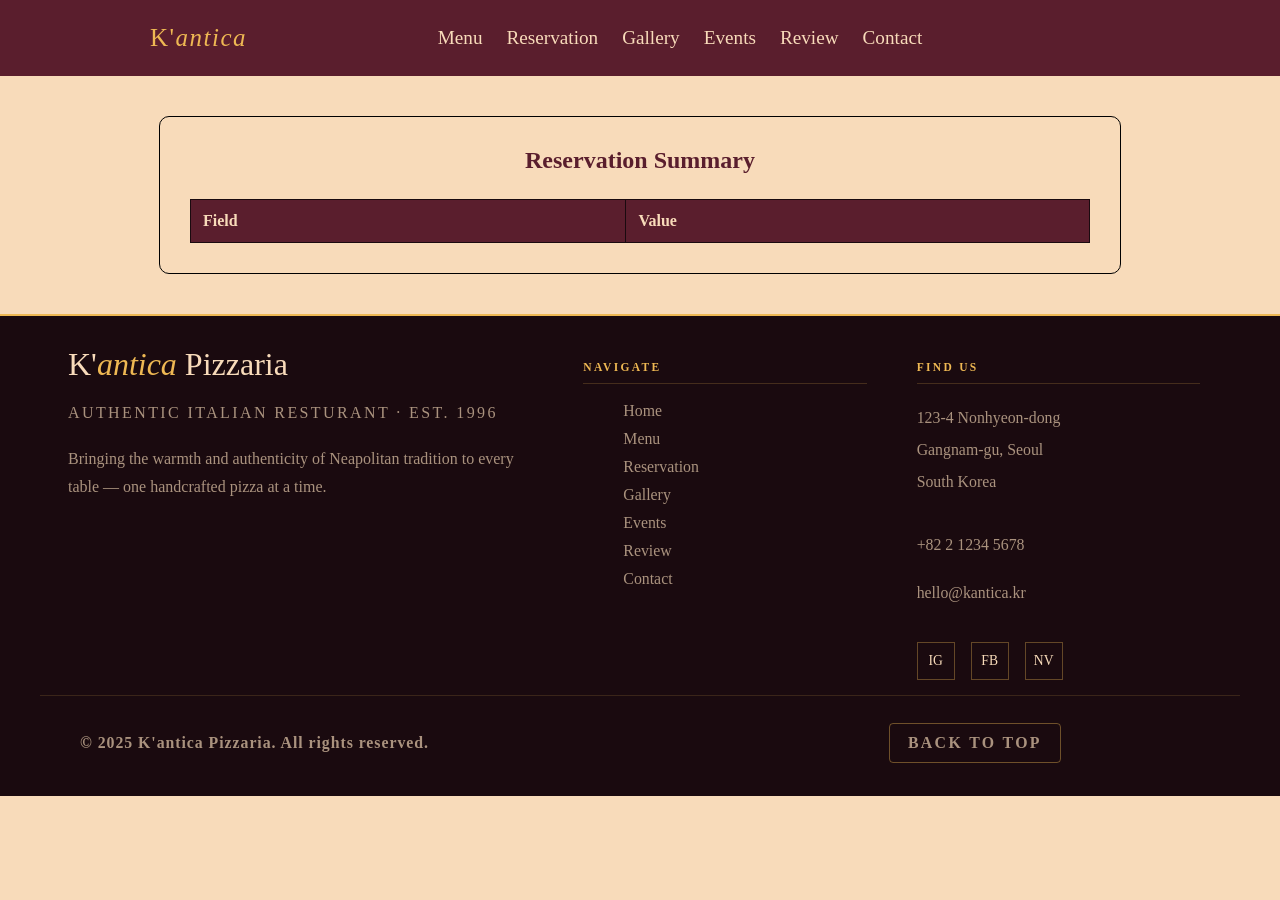
<file: reservation_summary.html>
<!DOCTYPE html>
<html lang="en">

<head>
    <meta charset="utf-8">
    <meta name="viewport" content="width=device-width, initial-scale=1.0">
    <title>K'antica Pizzaria - Reservation Summary</title>
    <link rel="icon" type="image/svg+xml" href="./assets/logo.svg">
    <link rel="stylesheet" type="text/css" href="./css/nav.css">
    <link rel="stylesheet" type="text/css" href="./css/footer.css">
    <link rel="stylesheet" type="text/css" href="./css/reservation.css">
</head>

<body id="top">
    <nav>
      <a href="index.html" class="nav-logo">K'<em>antica</em></a>
        <ul>
            <li><a href="menu.html">Menu</a></li>
            <li><a href="reservation.html">Reservation</a></li>
            <li><a href="gallery.html">Gallery</a></li>
            <li><a href="event.html">Events</a></li>
            <li><a href="./review_contact.html#reviews">Review</a></li>
            <li><a href="./review_contact.html#contact">Contact</a></li>
        </ul>
    </nav>

    <div class="reservation-summary-page">
        <article class="reservation-form-card">
            <h1 class="reservation-summary-title">Reservation Summary</h1>
            <table class="reservation-summary-table">
                <thead>
                    <tr>
                        <th>Field</th>
                        <th>Value</th>
                    </tr>
                </thead>
                <tbody id="reservationSummaryBody"></tbody>
            </table>
        </article>
    </div>

    <footer>
        <div class="footer-inner">
          <div class="footer-brand">
            <div class="footer-logo">K'<em>antica</em> Pizzaria</div>
            <p class="footer-tagline">Authentic Italian Resturant · Est. 1996</p>
            <p>Bringing the warmth and authenticity of Neapolitan tradition to every table — one handcrafted pizza at a time.</p>
          </div>
          <div class="footer-col">
            <h4>Navigate</h4>
            <ul>
              <li><a href="./index.html">Home</a></li>
              <li><a href="menu.html">Menu</a></li>
              <li><a href="reservation.html">Reservation</a></li>
              <li><a href="gallery.html">Gallery</a></li>
              <li><a href="event.html">Events </a></li>
              <li><a href="review_contact.html">Review </a></li>
              <li><a href="review_contact.html">Contact </a></li>
            </ul>
          </div>
          <div class="footer-col">
            <h4>Find Us</h4>
            <address>
              123-4 Nonhyeon-dong<br>
              Gangnam-gu, Seoul<br>
              South Korea<br><br>
              +82 2 1234 5678<br>
              <p><a href="mailto:hello@kantica.kr">hello@kantica.kr</a></p>
            </address><br>
            <div class="footer-social">
                <a href="https://www.instagram.com" target="_blank" rel="noopener noreferrer" aria-label="Instagram">IG</a>
                <a href="https://www.facebook.com" target="_blank" rel="noopener noreferrer" aria-label="Facebook">FB</a>
                <a href="https://www.naver.com" target="_blank" rel="noopener noreferrer" aria-label="Naver">NV</a>
          </div>
          </div>
        </div>
        <div class="footer-bottom">
          <p><strong>© 2025 K'antica Pizzaria. All rights reserved.</strong></p>
          <div class="back-to-top"><a href="#top" class="bk-button"><strong>Back to Top</strong></a></div>
        </div>
      </footer>

    <script src="./js/reservation.js"></script>
</body>
</html>
</file>
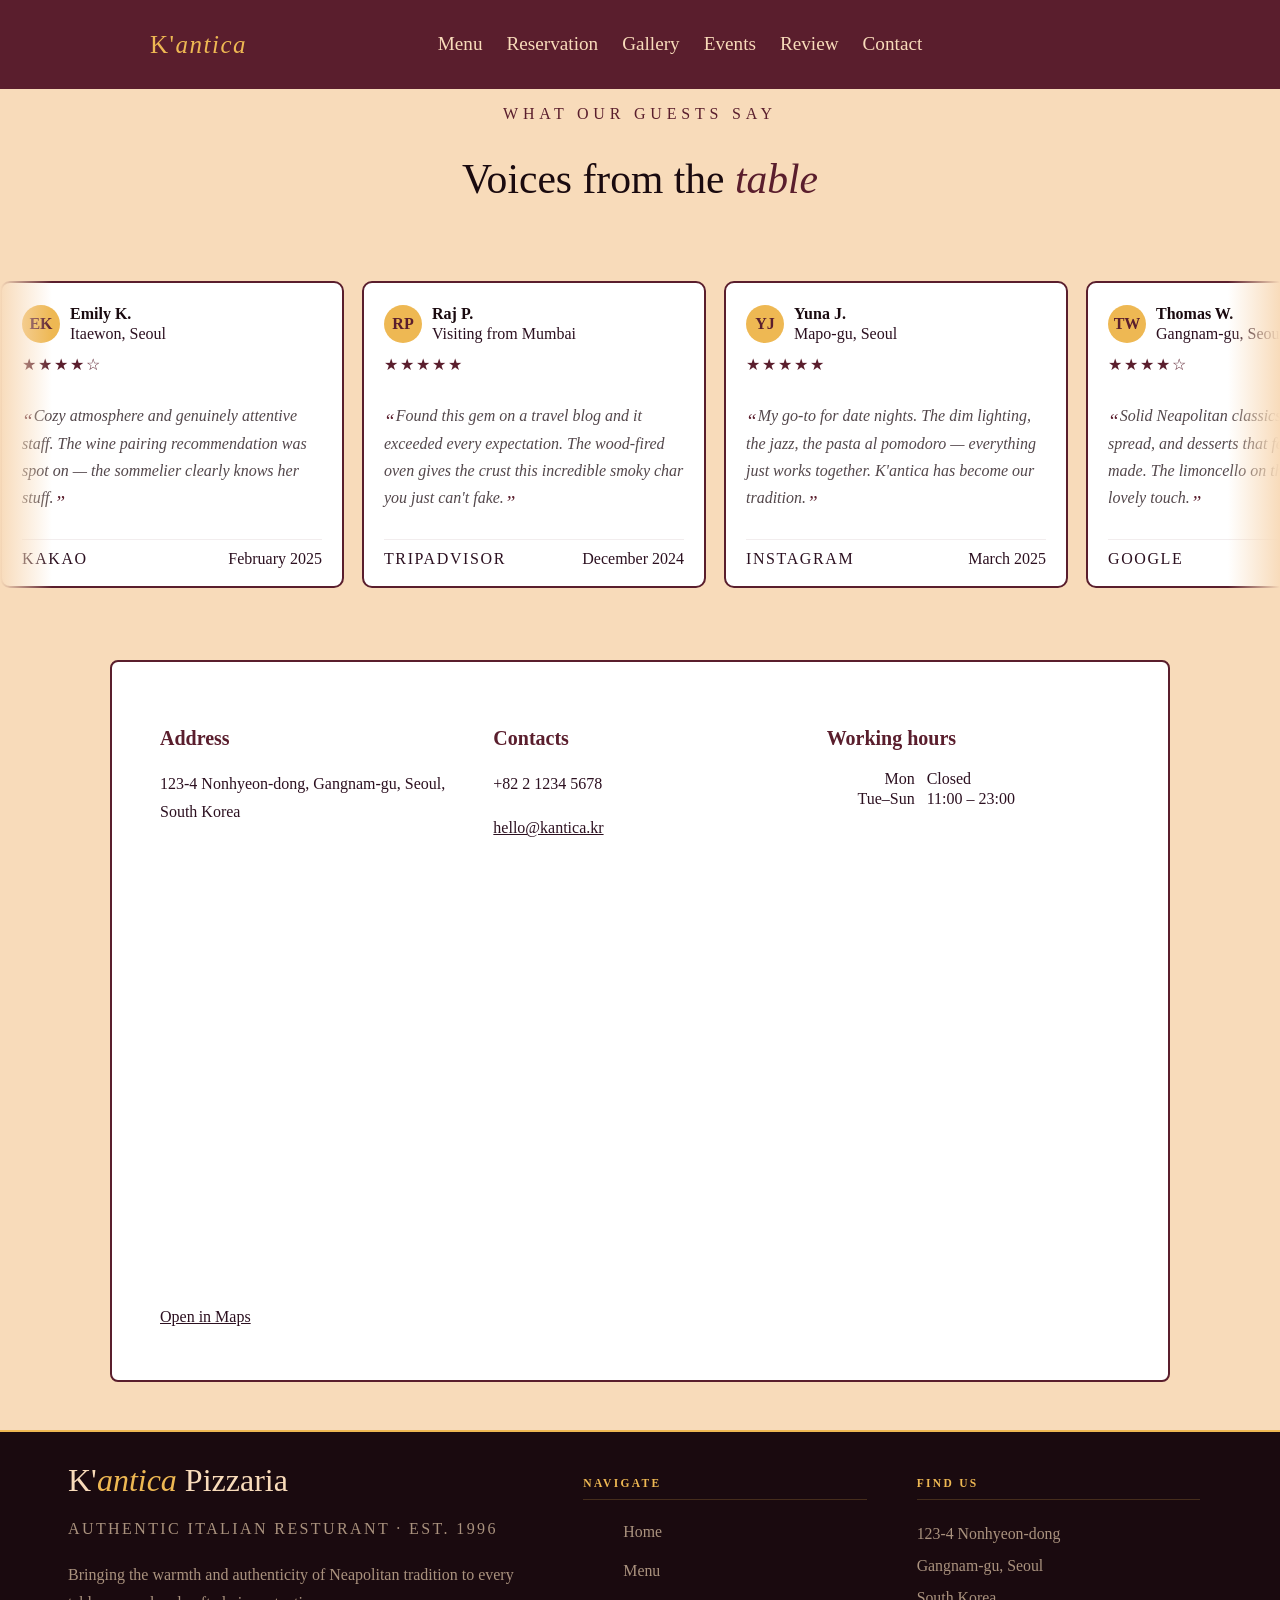
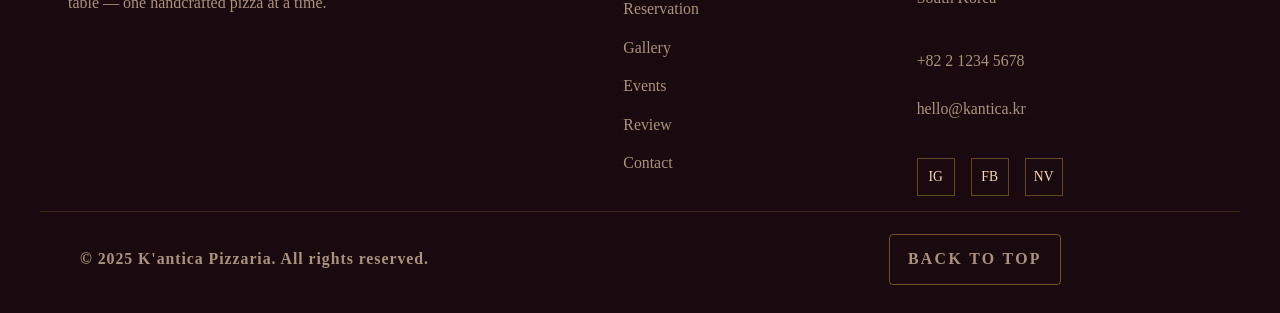
<file: review_contact.html>
<!DOCTYPE html>
<html lang="en">

<head>
    <meta charset="utf-8">
    <meta name="viewport" content="width=device-width, initial-scale=1.0">
    <title>Revies And Contacts</title>

    <link rel="icon" type="image/svg+xml" href="./assets/logo.svg">
    <link rel="stylesheet" type="text/css" href="./css/nav.css">

    <link rel="stylesheet" type="text/css" href="./css/footer.css">
    <link rel="stylesheet" type="text/css" href="./css/review_contact.css">

</head>

<body id="top">
<nav>
  <a href="index.html" class="nav-logo">K'<em>antica</em></a>
    <ul>
        <li><a href="menu.html">Menu</a></li>
        <li><a href="reservation.html">Reservation</a></li>
        <li><a href="gallery.html">Gallery</a></li>
        <li><a href="event.html">Events</a></li>
        <li><a href="./review_contact.html#reviews">Review</a></li>
        <li><a href="./review_contact.html#contact">Contact</a></li>
    </ul>
</nav>

<div class="scroll-header" id="reviews">
    <p class="section-label">What our guests say</p>
    <h2 class="section-heading">Voices from the <em>table</em></h2>
  </div>
 
  <div class="reviews-track-wrapper" >
    <div class="reviews-track">
 
      <div class="review-card" >
        <div class="card-top">
          <div class="avatar"><strong>EK</strong> </div>
          <div>
            <div class="reviewer-name"><strong>Emily K.</strong></div>
            <div class="reviewer-meta">Itaewon, Seoul</div>
          </div>
        </div>
        <div class="stars-display">★★★★☆</div>
        <p class="review-text">Cozy atmosphere and genuinely attentive staff. The wine pairing recommendation was spot on — the sommelier clearly knows her stuff.</p>
        <div class="card-footer">
          <span class="source-badge">Kakao</span>
          <span class="visit-date">February 2025</span>
        </div>
      </div>
 
      <div class="review-card">
        <div class="card-top">
          <div class="avatar"><strong>RP</strong></div>
          <div>
            <div class="reviewer-name"><strong>Raj P.</strong></div>
            <div class="reviewer-meta">Visiting from Mumbai</div>
          </div>
        </div>
        <div class="stars-display">★★★★★</div>
        <p class="review-text">Found this gem on a travel blog and it exceeded every expectation. The wood-fired oven gives the crust this incredible smoky char you just can't fake.</p>
        <div class="card-footer">
          <span class="source-badge">TripAdvisor</span>
          <span class="visit-date">December 2024</span>
        </div>
      </div>
 
      <div class="review-card">
        <div class="card-top">
          <div class="avatar"><strong>YJ</strong></div>
          <div>
            <div class="reviewer-name"><strong>Yuna J.</strong></div>
            <div class="reviewer-meta">Mapo-gu, Seoul</div>
          </div>
        </div>
        <div class="stars-display">★★★★★</div>
        <p class="review-text">My go-to for date nights. The dim lighting, the jazz, the pasta al pomodoro — everything just works together. K'antica has become our tradition.</p>
        <div class="card-footer">
          <span class="source-badge">Instagram</span>
          <span class="visit-date">March 2025</span>
        </div>
      </div>
 
      <div class="review-card">
        <div class="card-top">
          <div class="avatar"><strong>TW</strong></div>
          <div>
            <div class="reviewer-name"><strong>Thomas W.</strong></div>
            <div class="reviewer-meta">Gangnam-gu, Seoul</div>
          </div>
        </div>
        <div class="stars-display">★★★★☆</div>
        <p class="review-text">Solid Neapolitan classics, excellent antipasti spread, and desserts that feel genuinely house-made. The limoncello on the house was a lovely touch.</p>
        <div class="card-footer">
          <span class="source-badge">Google</span>
          <span class="visit-date">November 2024</span>
        </div>
      </div>
 
    </div>
  </div>


<div class="contact-wrapper" id="contact">
          <div class="contact-box">
         
            <div class="contact-col">
                <h2> <strong>Address</strong> </h2>
                <p>123-4 Nonhyeon-dong, Gangnam-gu, Seoul, South Korea</p>
            </div>

            <div class="contact-col">
                <h2><strong>Contacts</strong></h2>
                <p>+82 2 1234 5678</p>
                <p><a href="mailto:hello@kantica.kr">hello@kantica.kr</a></p>            </div>

            <div class="contact-col">
                <h2><strong>Working hours</strong></h2>
                <div class="hours">
                    <span>Mon</span><span>Closed</span>
                    <span>Tue–Sun</span><span>11:00 – 23:00</span>
                </div>
            </div>

            <div class="contact-map">
                <iframe 
                    src="https://www.openstreetmap.org/export/embed.html?bbox=127.016,37.504,127.036,37.524&layer=mapnik&marker=37.514,127.026"
                    loading="lazy"
                    allowfullscreen>
                </iframe>
                  <a href="https://www.openstreetmap.org/?mlat=37.514&mlon=127.026#map=15/37.514/127.026" target="_blank" rel="noopener noreferrer" class="open-map-link">Open in Maps</a>
            </div>

        </div>
    </div>
 <!-- ─── FOOTER ────────────────────────────────────────────── -->

<footer>
    <div class="footer-inner">
      <div class="footer-brand">
        <div class="footer-logo">K'<em>antica</em> Pizzaria</div>
        <p class="footer-tagline">Authentic Italian Resturant · Est. 1996</p>
        <p>Bringing the warmth and authenticity of Neapolitan tradition to every table — one handcrafted pizza at a time.</p>
      </div>
      <div class="footer-col">
        <h4>Navigate</h4>
        <ul>
          <li><a href="./index.html">Home</a></li>
          <li><a href="menu.html">Menu</a></li>
          <li><a href="reservation.html">Reservation</a></li>
          <li><a href="gallery.html">Gallery</a></li>
          <li><a href="event.html">Events </a></li>
          <li><a href="review_contact.html">Review </a></li>
          <li><a href="review_contact.html">Contact </a></li>
        </ul>
      </div>
      <div class="footer-col">
        <h4>Find Us</h4>
        <address>
          123-4 Nonhyeon-dong<br>
          Gangnam-gu, Seoul<br>
          South Korea<br><br>
          +82 2 1234 5678<br>
          <p><a href="mailto:hello@kantica.kr">hello@kantica.kr</a></p>
        </address><br>
        <div class="footer-social">
        <a href="https://www.instagram.com" target="_blank" rel="noopener noreferrer" aria-label="Instagram">IG</a>
        <a href="https://www.facebook.com" target="_blank" rel="noopener noreferrer" aria-label="Facebook">FB</a>
        <a href="https://www.naver.com" target="_blank" rel="noopener noreferrer" aria-label="Naver">NV</a>
      </div>
      </div>
    </div>
    <div class="footer-bottom">
      <p><strong>© 2025 K'antica Pizzaria. All rights reserved.</strong></p>
      <div class="back-to-top"><a href="#top" class="bk-button"><strong>Back to Top</strong></a></div>
    </div>
  </footer>


</body>
</html>
</file>
<file: css/index.css>
h1, h2, h3, h4 {
  font-family: 'Playfair Display', serif;
}

p {
  font-family: 'Cormorant Garamond', serif;
}

/* ─── hero ─────────────────────────────────────────── */

.hero {
  position: relative;
  height: 95vh;
  display: flex;
  flex-direction: column;
  justify-content: center;
  align-items: center;
  overflow: hidden;
}

/* background image */
.hero-bg {
  position: absolute;
  inset: 0;
  width: 100%;
  height: 100%;
  object-fit: cover;
  z-index: 0;
}

/* dark overlay */
.hero::before {
  content: "";
  position: absolute;
  inset: 0;
  background: rgba(0,0,0,0.6);
  z-index: 1;
}
/* content on top */
.hero-inner,
.scroll-cue {
  position: relative;
  z-index: 2;
}

.hero-inner {
  text-align: center;
  color: white;
  max-width: 800px;
  transform: translate(-10px, -100px);
}
.ornament {
  display: flex;
  align-items: center;
  justify-content: center;
  gap: 20px;
  margin-bottom: 20px;
}

.ornament span {
  width: 80px;
  height: 1px;
  background: var(--gold);
}

.hero-eyebrow {
  font-family: 'Cinzel', serif;
  font-size: 1rem;
  letter-spacing: 0.35em;
  text-transform: uppercase;
  color: #c9a35c;
  opacity: 1;
  position: relative;
  z-index: 10;
}

.hero h1 {
  font-weight: 200;
  font-size: clamp(3rem, 7vw, 6rem);
  line-height: 0.9;
  letter-spacing: -0.02em;
  color: var(--cream);
}

.hero h1 em {
  color: var(--gold);
  font-style: italic;
  font-weight: 500;
  text-shadow: 0 0 12px rgba(201,163,92,0.4);
}

.hero-sub {
  font-family: 'Cormorant Garamond', serif;
  font-style: italic;
  font-size: clamp(1.2rem, 2.5vw, 1.8rem); 
  color: var(--gold-lt);
  margin: 26px auto 45px;
  max-width: 600px;
}

.logo {
  height: 50px;
  width: auto;
  border-radius: 50%;
}

.scroll-cue {
  position: absolute;
  bottom: 150px; 
  left: 50%;
  transform: translateX(-40%);
}

.scroll-cue span {
  font-family: 'Cinzel', serif;
  font-size: 1rem;
  letter-spacing: 0.3em;
  color: var(--gold);
  text-transform: uppercase;
}

.scroll-line {
  position: absolute;
  left: 50%;
  transform: translateX(-50%);
  width: 1px;
  height: 44px;
  background: linear-gradient(to bottom, var(--gold), transparent);
  animation: scrollPulse 2s infinite ease-in-out;
}

/* ─── story section ──────────────────────────────────────────────── */
.story-section {
  display: flex;
  align-items: center;
  justify-content: center;
  gap: 40px;
  padding: 80px 20px;
}

.slide-container {
  position: relative;
  width: 700px;
  height: 500px;
  overflow: hidden;
  border: 3px solid #c9a35c;
  box-shadow: 0 0 8px rgba(0,0,0,0.4);
  transform: translateX(-90px);
}

.slides {
  display: flex;
  height: 100%;
  transition: transform 0.6s ease-in-out;
}

.slides img {
  width: 100%;
  height: 100%;
  object-fit: cover;
  object-position: center;
  flex-shrink: 0;
}


.story-text {
  max-width: 400px;
}

.story-label {
  font-family: 'Cinzel', serif;
  font-size: 1rem;
  letter-spacing: 0.35em;
  text-transform: uppercase;
  color: var(--wine);
  margin-bottom: 260px;
  display: flex;
  align-items: center;
  justify-content: center;
  transform: translateX(-130px);
  gap: 12px;
}

/*before & after line*/ 
.story-label::before,
.story-label::after {
  content: '';
  display: block;
  width: 60px;
  height: 3px;
  background: var(--wine);
  opacity: 0.4;
}

.story-title {
  font-weight: 100;
  font-size: clamp(1.2rem, 5vw, 3rem);
  text-align: center;
  color: var(--wine);
  line-height: 1.1;
  margin-top: -220px;
  transform: translateX(-50px);
}

.story-title-em {
  font-weight: 100;
  font-size: clamp(1.2rem, 5vw, 3rem);
  line-height: 1.1;
  color: var(--rustic);
  margin-top: -30px;
  transform: translateX(70px);
}

.story-paragraph {
  font-family: 'Cormorant Garamond', serif;
  text-align: center;
  max-width: 640px;
  margin: 0 auto 56px;
  font-size: 1.1rem;
  line-height: 1.85;
  color: var(--wine);
  opacity: 0.85;
}
.story-time {
  padding: auto;
}
.story-time p {
  font-family: 'Cormorant Garamond', serif;
  font-style: italic;
  font-size: clamp(1rem, 2vw, 1.35rem);
  color:  #4A2030;
  letter-spacing: 0.04em;
}

.story-time p strong {
  color: var(--rustic);
  font-style: normal;
  font-weight: 600;
}

.arrow {
  position: absolute;
  top: 50%;
  transform: translateY(-50%);
  background: rgba(0,0,0,0.5);
  color: white;
  border: none;
  font-size: 20px;
  padding: 10px 14px;
  cursor: pointer;
  z-index: 2;
  border-radius: 50%;
}

.prev {
  left: 10px;
}

.next {
  right: 10px;
}

/* nice hover effect */
.arrow:hover {
  background: rgba(0,0,0,0.8);
}
/* ─── MENU ──────────────────────────────────────────────────────── */
.menu-teaser {
  background: var(--dark);
}
 
.section-header {
  display: flex;
  justify-content: space-between;
  align-items: flex-end;
  padding: 0 40px;
  margin-bottom: 48px;
}
 
.eyebrow {
  font-size: 16px;
  font-weight: 500;
  letter-spacing: 0.22em;
  text-transform: uppercase;
  color: var(--gold-lt);
  margin-bottom: 20px;
 }
.section-title {
  font-family: 'Playfair Display', serif;
  font-size: 38px;
  line-height: 1.12;
  color: var(--cream);
  margin-top: 10px;
}
 
.section-title em { font-style: italic; }
 
.section-link {
  font-family: 'Cormorant Garamond', serif;
  font-style: italic;
  font-size: 17px;
  color: var(--gold);
  text-decoration: none;
  border-bottom: 1px solid var(--gold);
  padding-bottom: 3px;
  white-space: nowrap;
  transition: color 0.2s;
}

.section-link:hover { color: var(--cream); }
 
.menu-items {
  display: flex;
  gap: 60px;
  justify-content: space-around;
}

.menu-items section {
  flex: 0 0 250px;
  display: flex;
  flex-direction: column;
  align-items: center;
  text-align: center;
}

.menu-items section:nth-child(2) {
  flex: 0 0 400px;
}

.menu-items img {
  width: 250px;
  height: 250px;
  object-fit: cover;
  border-radius: 50%;
}

.menu-items section:nth-child(2) img {
  width: 350px;
  height: 350px;
}

.item-info p, .item-info span {
  font-family: 'Cormorant Garamond', serif;
  color:var(--gold-lt);
  font-size: 18px;
}
.item-info h3 {
  font-size: 20px;
  color:var(--cream)
}

.menu-items img:hover {
  transform: scale(1.1); 
}

.tag {
  position: relative;
}
.size, .badge, .vegan {
  position: absolute;
  top: 10px;
  padding: 6px 12px;
  font-size: 1rem;
  border-radius: 20px;
  color: white;
}

/* left label */
.size {
  left: 10px;
  background: var(--rustic);
}

/* right label */
.badge {
  right: 10px;
  background: #eeb853;  
  color: black;
  font-weight: bold;
}
.vegan{
  right: 10px;
  background: #14753e; 
  color: white;
  font-weight: bold;
}
 
 /* ─── QUOTE ─── */
.quote-section {
  background: var(--cream);
  text-align: center;
  padding: 40px 40px;
}
.quote-mark {
  font-size: 70px;
  line-height: 0.3;
  color: var(--charcoal);
  opacity: 0.35;
  display: block;
  margin-bottom: 30px;
 }
.quote-text {
  font-family: 'Cormorant Garamond', serif;
  font-size: 30px;
  font-style: italic;
  font-weight: 300;
  color: var(--wine);
  max-width: 660px;
  margin: 0 auto 28px;
  line-height: 1.5;
}
.quote-author {
  font-size: 16px;
  font-weight: 500;
  letter-spacing: 0.2em;
  text-transform: uppercase;
  color: var(--wine);
  text-decoration: none;
}
.quote-author:hover {
    color: var(--rustic);
}

/* ─── reservation ──────────────────────────────────────────────────────── */
.reservation {
  background: var(--gold-lt);
  padding: 40px 40px;
  display: grid;
  grid-template-columns: 1.6fr 1fr;
  gap: 50px;
  align-items: start;
}

.join {
  font-size: 20px;
  font-weight: 500;
  letter-spacing: 0.22em;
  text-transform: uppercase;
  color: var(--dark);
  margin-bottom: 20px;

}
.res-title, .scroll-title {
  font-size: 42px;
  line-height: 1.12;
  color: var(--wine);
  margin-bottom: 22px;
  margin-top: 12px;
 }

.res-title em { font-style: italic; }

.res-body {
  font-family: 'Cormorant Garamond', serif;
  font-size: 19px;
  color: var(--charcoal);
  line-height: 1.72;
  margin-bottom: 36px;
 }

.btn-dark {
  display: inline-block;
  background: var(--charcoal);
  color: var(--cream);
  padding: 14px 34px;
  border-radius: 2px;
  font-size: 16px;
  font-weight: 500;
  letter-spacing: 0.12em;
  text-transform: uppercase;
  text-decoration: none;
  transition: background 0.2s;
 }

.btn-dark:hover { background: var(--rustic) }

.res-info-item {
  border-left: 2px solid var(--dark);
  padding-left: 20px;
}

.res-info-label {
  font-family: 'Cormorant Garamond', serif;
  font-size: 16px;
  font-weight: 500;
  letter-spacing: 0.2em;
  text-transform: uppercase;
  color: var(--rustic);
  margin-bottom: 7px;
}

.res-info-value, .res-info-value a  {
  font-family: 'Cormorant Garamond', serif;
  font-size: 19px;
  color: var(--wine);
  line-height: 1.5;
}
.res-info-value a {
  text-decoration: none;
}

.res-info-value a:hover {
  color: var(--rustic);
}
/* ─── event rotation ──────────────────────────────────────────────────────── */
.scroll-container {
  position: relative;
  overflow: hidden;
  white-space: nowrap;
  width: 100%;
  background: var(--cream);
  padding: 40px 40px;
}

.scroll-content {
  display: inline-block;
  animation: scroll 30s linear infinite; 
}

.scroll-content img {
  height: 200px;
  margin: 0 10px;
  display: inline-block;
}

/* Pause on hover */
.scroll-container:hover .scroll-content {
  animation-play-state: paused;
}

.scroll-title {
  position: static;    
  margin-bottom: 20px;
  
}
.scroll-container p {
  text-align: center;
  margin-top: 20px;
  color: var(--wine);
  font-size: 29px;
}
.scroll-container strong {
  font-style: italic;
  font-weight: 400; 
}
.highlight-link, .highlight-G {
  color: var(--charcoal);        
  text-decoration: none;    
  font-style: normal;       
  font-weight: 600;
}


.highlight-link:hover , .highlight-G:hover {
  color: var(--rustic);
}

@keyframes scroll {
  from { transform: translateX(0); }
  to { transform: translateX(-50%); } 
}
</file>
<file: css/nav.css>
:root {
  --cream:    #F8DBBA;
  --wine:     #5A1E2D;
  --gold:     #EEB853;
  --dark:     #1A0A0F;
  --charcoal: #2C1020;
  --gold-lt:  #F5D080;
  --rustic: #9B2F2F;
}

html {
    overflow-y: scroll;
}
body{
    background-color: var(--cream);
    margin: 0;
}

nav{
    background-color: var(--wine);
    text-align: center;
    margin: 0;
    padding: 17px;
    border: 0;
    display: flex;
    justify-content: center; 
    align-items: center;
}
.nav-logo {
    font-family: 'Playfair Display', serif;
    font-size: 25px;
    font-weight: 400;
    position: absolute;  
    left: 120px;
    letter-spacing: 0.06em;
    color: var(--gold);
    text-decoration: none;
    margin-left: 30px;
    }

.nav-logo:hover {
    color: var(--cream);
}

nav ul{
    list-style-type: none;
    transform: translateX(40px);
    margin: 0;
    padding: 0;
    border: 0;
}
nav ul li{
    display: inline-block;
    padding: 10px;
    color: var(--cream);
}
nav a{
    color: inherit;
    font-family: 'Cormorant Garamond', Georgia, serif;
    font-size: 1.2rem;
    text-decoration: none;
}

nav a:hover{
    color: var(--gold);
}

@media (max-width: 900px){
    nav{
        flex-direction: column;
    }
    .nav-logo{
        position: static;
        margin-left: 0;
    }
    nav ul{
        transform: none;
    }
}
</file>
<file: css/footer.css>
footer {
    background: var(--dark);
    color: var(--cream);
    padding: 30px 40px 28px;
    border-top: 2px solid var(--gold);
}

.footer-inner {
    display: grid;
    grid-template-columns: 1.6fr 1fr 1fr;
    gap: 50px;
    margin: 0 auto 15px;
    padding: 0 40px;

}

.footer-logo {
    font-family: 'Cormorant Garamond', serif;
    font-size: 2rem;
    font-weight: 300;
    color: var(--cream);
    margin-bottom: 4px;

}

.footer-logo em {
    font-style: italic;
    color: var(--gold);
}

.footer-tagline {
    font-size: 0.82rem;
    letter-spacing: 0.15em;
    color: var(--cream);
    text-transform: uppercase;
    margin-bottom: 18px;
}

.footer-brand {
    transform: translateX(-12px);
}

.footer-brand p {
    font-size: 1rem;
    color: rgba(248,219,186,0.65);
    line-height: 1.75;
}


.footer-col h4 {
    font-family: 'Cinzel', serif;
    font-size: 0.72rem;
    letter-spacing: 0.2em;
    text-transform: uppercase;
    color: var(--gold);
    margin-bottom: 18px;
    padding-bottom: 10px;
    border-bottom: 1px solid rgba(238,184,83,0.2);
}

.footer-col ul {
    list-style: none;
}

.footer-col ul li {
    margin-bottom: 10px;
}

.footer-col ul li a {
    color: rgba(248,219,186,0.65);
    text-decoration: none;
    font-size: 0.99rem;
    transition: color 0.25s;
}

.footer-col ul li a:hover {
    color: var(--gold);
}

.footer-col address, .footer-col address a{
    font-style: normal;
    color: rgba(248,219,186,0.65);
    font-size: 0.99rem;
    line-height: 2;
}
.footer-col address a {
  text-decoration: none;
}
.footer-col address a:hover {
  color: var(--gold);
}

.footer-bottom {
    margin: 0 auto;
    padding: 22px 40px 0;
    border-top: 1px solid rgba(238,184,83,0.15);
    display: grid;
    grid-template-columns: 1.6fr 1fr 1fr;
    align-items: center;
}

.footer-bottom p {
    font-size: 0.99rem;
    color: rgba(248,219,186,0.65);
    letter-spacing: 0.06em;
    grid-column: 1;
}

.footer-social {
    display: flex;
    gap: 16px;
}

.footer-social a {
    width: 36px;
    height: 36px;
    border: 1px solid rgba(238,184,83,0.35);
    display: flex;
    align-items: center;
    justify-content: center;
    color: var(--cream);
    text-decoration: none;
    font-size: 0.85rem;
    transition: border-color 0.25s, color 0.25s;
}

.footer-social a:hover {
    border-color: var(--gold);
    color: var(--gold);
}

.back-to-top {
    grid-column: 3;
    text-align: left;
}

.back-to-top a {
    color: rgba(248,219,186,0.65);
    text-decoration: none;
    font-size: 0.99rem;
    letter-spacing: 0.15em;
    text-transform: uppercase;
    transition: color 0.25s;
}

.back-to-top a:hover {
    color: var(--gold);
}

.bk-button {
    display: inline-block;
    padding: 10px 18px;
    border: 1px solid rgba(238,184,83,0.4);
    border-radius: 4px;
    color: rgba(248,219,186,0.7);
    text-decoration: none;
    font-size: 0.85rem;
    letter-spacing: 0.12em;
    text-transform: uppercase;
    transition: all 0.25s ease;
}


.bk-button:hover {
    border-color: var(--gold);
    color: var(--gold);
    transform: translateY(-2px);
}
</file>
<file: css/timestrip.css>
.intro-strip {
  background: var(--wine);
  padding: 18px 40px;
  text-align: center;
  border-top: 3px solid rgba(238,184,83,0.3);
  border-bottom: 1px solid rgba(238,184,83,0.3);
}

.intro-strip p {
  font-family: 'Cormorant Garamond', serif;
  font-style: italic;
  font-size: clamp(1rem, 2.5vw, 1.35rem);
  color: var(--cream);
  letter-spacing: 0.04em;
}

.intro-strip p strong {
  color: var(--gold);
  font-style: normal;
  font-weight: 600;
}
</file>
<file: css/event.css>
/* ─── EVENTS & PROMOTIONS PAGE ───────────────────────────── */

.events-list,
.promos-list {
    max-width: 1120px;
    margin: 0 auto;
    padding: 40px 20px 20px;
}

.promos-list {
    padding-top: 20px;
    padding-bottom: 50px;
}

.event-items,
.promo-items {
    display: flex;
    flex-wrap: wrap;
    gap: 24px;
    justify-content: center;
}

.events-list img,
.promos-list img {
    width: 100%;
    height: 250px;
    object-fit: cover;
    display: block;
}

.event-items section,
.event-items .event-item,
.promo-items section {
    width: 500px;
    border: 1px solid #d8cfcf;
    border-radius: 12px;
    overflow: hidden;
    background-color: #fffaf6;
}

.events-list figure,
.promos-list figure {
    margin: 0;
}

.item-info {
    padding: 20px;
}

.item-info h3 {
    margin-top: 0;
    margin-bottom: 10px;
    color: var(--wine);
}

.item-info p {
    margin: 0 0 12px;
    line-height: 1.6;
}

.item-info p:last-of-type {
    margin-bottom: 0;
}

.item-info span {
    display: inline-block;
    margin-top: 12px;
    padding-top: 10px;
    border-top: 1px solid #ddd;
    color: var(--wine);
}

.events-list h1,
.promos-list h1 {
    text-align: center;
    color: var(--wine);
    margin-bottom: 30px;
}

@media (max-width: 700px) {
    .events-list,
    .promos-list {
        padding-left: 16px;
        padding-right: 16px;
    }

    .event-items,
    .promo-items {
        gap: 20px;
    }

    .event-items section,
    .event-items .event-item,
    .promo-items section {
        width: 100%;
    }

    .events-list img,
    .promos-list img {
        height: 220px;
    }

    .item-info {
        padding: 18px;
    }
}
</file>
<file: css/gallery.css>
.gallery{
    text-align: center;
    padding: 40px;
}

.gallery-grid{
    display: grid;
    grid-template-columns: 1fr 1fr;
    gap: 20px;

}
.gallery-grid img{
    width: 100%;
    display: block;
    height: 250px;
    object-fit: cover;
    object-position: center;
    border-radius: 10px;
}
</file>
<file: css/menu.css>
article.menu>h1{
    text-align: center;
}

article.menu{
    padding: 10px;
}

article.menu div.menu-items {
    display: flex;
    flex-wrap: wrap;
    gap: 20px;
    justify-content: center;
}

article.menu div.menu-items section{
    width: 400px;
    border-radius: 20px;
    display: flex;
    flex-direction: column;
    background-color: var(--gold-lt);
    overflow: hidden;
    text-align: center;
    position: relative;
}

article.menu div.menu-items section img{
    display: block;
    width: 100%;
    object-position: center;
    height: 220px;
    object-fit: cover;
}

article.menu div.menu-items section.drinks img {
    width: 100%;
    margin: 0 auto;
    height: 220px;
    object-fit: cover;
    
    object-position: 50% 35%;
}


.item-info{
    display: flex;
    flex:1;
    flex-direction: column;
    padding: 10px;
    font-size: 1rem;
}
.item-info span {
    margin-top: auto;
}
.item-info h3 {
    margin-bottom: 8px;
}

.item-info p {
    margin-bottom: 12px;
}

section::before {
    position: absolute;
    top: 12px;
    right: 0;
    z-index: 1;

    padding: 6px 12px;
    font-size: 1rem;
    font-weight: bold;
    letter-spacing: 1px;

    border-top-left-radius: 6px;
    border-bottom-left-radius: 6px;

    color: white;
}

section.vegan::before {
    content: "VEGAN";
    background-color: green;
}

section.bestSeller::before {
    content: "BEST SELLER";
    background-color: darkred;
}
</file>
<file: css/reservation.css>
/* ─── RESERVATION PAGE ───────────────────────────────────── */

.reservation-form-card {
  max-width: 900px;
  margin: 40px auto;
  padding: 30px;
  background: var(--cream);
  border: 1px solid;
  border-radius: 10px;
}

.reservation-form-card h2 {
  font-family: 'Playfair Display', serif;
  text-align: center;
  color: var(--wine);
  margin-top: 0;
  margin-bottom: 25px;
}

.input-row {
  display: flex;
  gap: 20px;
  flex-wrap: wrap;
}

.input-group {
  display: flex;
  flex-direction: column;
  flex: 1;
  margin-bottom: 18px;
}

.input-group label,
.input-group legend {
  font-family: 'Cormorant Garamond', serif;
  margin-bottom: 8px;
  font-weight: bold;
  color: var(--dark);
}

.input-group input,
.input-group select,
.input-group textarea {
  padding: 10px;
  border: 1px solid;
  border-radius: 6px;
  font-family: 'Cormorant Garamond', serif;
  font-size: 1rem;
  background: white;
  box-sizing: border-box;
}

.input-group input:focus,
.input-group select:focus,
.input-group textarea:focus {
  outline: none;
  border-color: var(--gold);
}

.table-choice,
.preference-choice {
  border: 1px solid;
  border-radius: 6px;
  padding: 15px;
  margin-bottom: 18px;
}

.table-choice label,
.preference-choice label {
  display: inline-block;
  margin-right: 20px;
  margin-bottom: 8px;
}

.form-buttons {
  display: flex;
  gap: 12px;
  margin-top: 10px;
}

.form-buttons button {
  padding: 10px 18px;
  border: none;
  border-radius: 6px;
  cursor: pointer;
  font-family: 'Cormorant Garamond', serif;
  font-size: 1rem;
  background: var(--wine);
  color: var(--cream);
}

.form-buttons button:hover {
  background: var(--gold);
  color: var(--dark);
}

/* START: Reservation summary page styles */
.reservation-summary-page {
  background: var(--cream);
  margin: 0;
  padding: 40px 20px;
  font-family: 'Cormorant Garamond', serif;
}

.reservation-summary-page .reservation-form-card {
  margin-top: 0;
  margin-bottom: 0;
}

.reservation-summary-title {
  font-family: 'Playfair Display', serif;
  text-align: center;
  color: var(--wine);
  margin-top: 0;
  margin-bottom: 25px;
}

.reservation-summary-table {
  width: 100%;
  border-collapse: collapse;
}

.reservation-summary-table th,
.reservation-summary-table td {
  border: 1px solid var(--dark);
  padding: 12px;
  text-align: left;
  vertical-align: top;
  background: white;
}

.reservation-summary-table th {
  background: var(--wine);
  color: var(--cream);
}
/* END: Reservation summary page styles */
</file>
<file: css/review_contact.css>
/*---------CONTATCS--------------------*/

.contact-wrapper {
  background-color: var(--cream);
  padding: 48px;
}

.contact-box {
  background-color: #ffffff;
  border-radius: 8px;
  border: 2px solid var(--wine);
  padding: 48px;
  display: grid;
  grid-template-columns: repeat(3, 1fr);
  gap: 40px;
  max-width: 960px;
  margin: 0 auto;
}

.contact-col h2 {
  font-size: 20px;
  font-weight: 400;
  color: var(--wine);
  margin-bottom: 20px;
}

.contact-col p, a {
  font-size: 16px;
  color: var(--charcoal);
  line-height: 1.8;
}

.contact-col .hours {
  display: grid;
  grid-template-columns: 88px 1fr;
  column-gap: 12px;
  row-gap: 2px;
  font-size: 16px;
}

.contact-col .hours span:nth-child(odd) {
  color: var(--charcoal);
  text-align: right;
  white-space: nowrap;
}

.contact-col .hours span:nth-child(even) {
  color: var(--charcoal);
}

.contact-map {
  grid-column: 1 / -1;
  border-radius: 6px;
  overflow: hidden;
}

.contact-map iframe {
  width: 100%;
  height: 400px;
  border: none;
}


/* ─── REVIEWS PAGE ────────────────────────────────── */
.scroll-header {
  text-align: center;
  padding: 0 24px 40px;
}

.section-label {
  font-family: 'Cinzel', serif;
  font-size: 1rem;
  letter-spacing: 0.3em;
  text-transform: uppercase;
  color: var(--wine);
  margin-bottom: 10px;
}

.section-heading {
  font-family: 'Cormorant Garamond', serif;
  font-size: clamp(1.8rem, 5vw, 2.6rem);
  font-weight: 300;
  color: var(--dark);
  line-height: 1.1;
}

.section-heading em {
  color: var(--wine);
  font-style: italic;
}

.reviews-track-wrapper {
  position: relative;
  overflow: hidden;
}

.reviews-track {
  display: flex;
  gap: 18px;
  overflow-x: auto;
  scroll-snap-type: x mandatory;
  -webkit-overflow-scrolling: touch;
  padding: 4px 48px 24px;
  scrollbar-width: thin;
  scrollbar-color: var(--wine) rgba(90, 30, 45, 0.1);
}

.reviews-track::-webkit-scrollbar {
  height: 4px;
}

.reviews-track::-webkit-scrollbar-track {
  background: rgba(90, 30, 45, 0.1);
  border-radius: 99px;
}

.reviews-track::-webkit-scrollbar-thumb {
  background: var(--wine);
  border-radius: 99px;
}

.reviews-track-wrapper::before,
.reviews-track-wrapper::after {
  content: '';
  position: absolute;
  top: 0;
  bottom: 0;
  width: 52px;
  z-index: 2;
  pointer-events: none;
}

.reviews-track-wrapper::before {
  left: 0;
  background: linear-gradient(to right, var(--cream), transparent);
}

.reviews-track-wrapper::after {
  right: 0;
  background: linear-gradient(to left, var(--cream), transparent);
}

.review-card {
  flex: 0 0 300px;
  background: #fff;
  border: 2px solid var(--wine);
  border-radius: 10px;
  padding: 22px 20px 18px;
  scroll-snap-align: start;
  display: flex;
  flex-direction: column;
  gap: 12px;
}

.card-top {
  display: flex;
  align-items: center;
  gap: 10px;
}

.avatar {
  width: 38px;
  height: 38px;
  border-radius: 50%;
  background: var(--gold);
  display: flex;
  align-items: center;
  justify-content: center;
  font-size: 1rem;
  color: var(--wine);
  flex-shrink: 0;
}

.reviewer-name {
  font-size: 1rem;
  color: var(--dark);
  font-family: 'Cormorant Garamond', serif
}

.reviewer-meta {
  font-size: 1rem;
  color: var(--charcoal);
  margin-top: 2px;
  font-family: 'Cormorant Garamond', serif
}

.stars-display {
  color: var(--wine);
  font-size: 1rem;
  letter-spacing: 2px;
}

.review-text {
  font-family: 'Cormorant Garamond', serif;
  font-style: italic;
  font-size: 1rem;
  color: rgba(26, 10, 15, 0.75);
  line-height: 1.7;
  flex: 1;
}

.review-text::before {
  content: '\201C';
  color: var(--wine);
  font-size: 1.2rem;
  line-height: 0;
  vertical-align: -0.3em;
  margin-right: 1px;
}

.review-text::after {
  content: '\201D';
  color: var(--wine);
  font-size: 1.2rem;
  line-height: 0;
  vertical-align: -0.3em;
  margin-left: 1px;
}

.card-footer {
  display: flex;
  align-items: center;
  justify-content: space-between;
  padding-top: 10px;
  border-top: 1px solid rgba(90, 30, 45, 0.08);
}

.source-badge {
  font-size: 1rem;
  letter-spacing: 0.1em;
  text-transform: uppercase;
  color: var(--charcoal);
  font-family: 'Cormorant Garamond', serif
}

.visit-date {
  font-size: 1rem;
  color: var(--charcoal);
  font-family: 'Cormorant Garamond', serif
}

@media (max-width: 600px) {
  .review-card {
    flex: 0 0 260px;
  }
}
</file>
